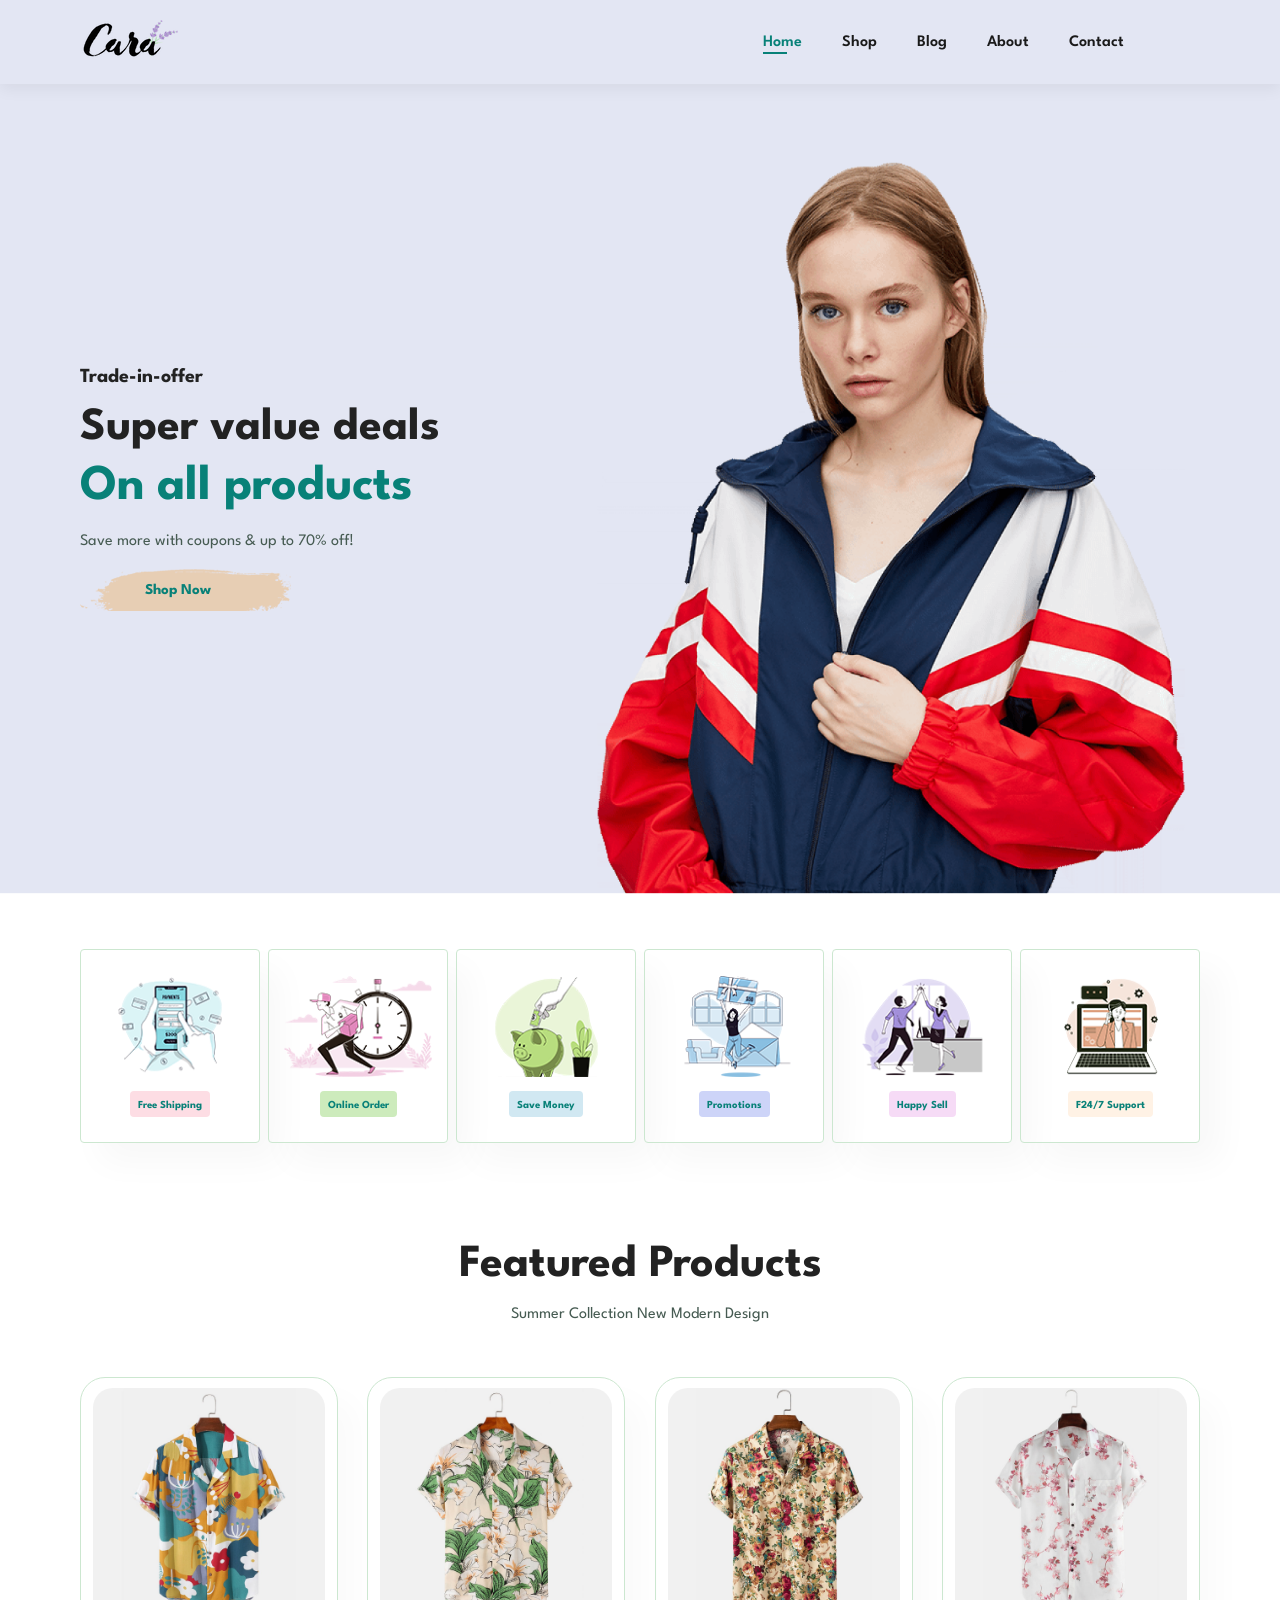
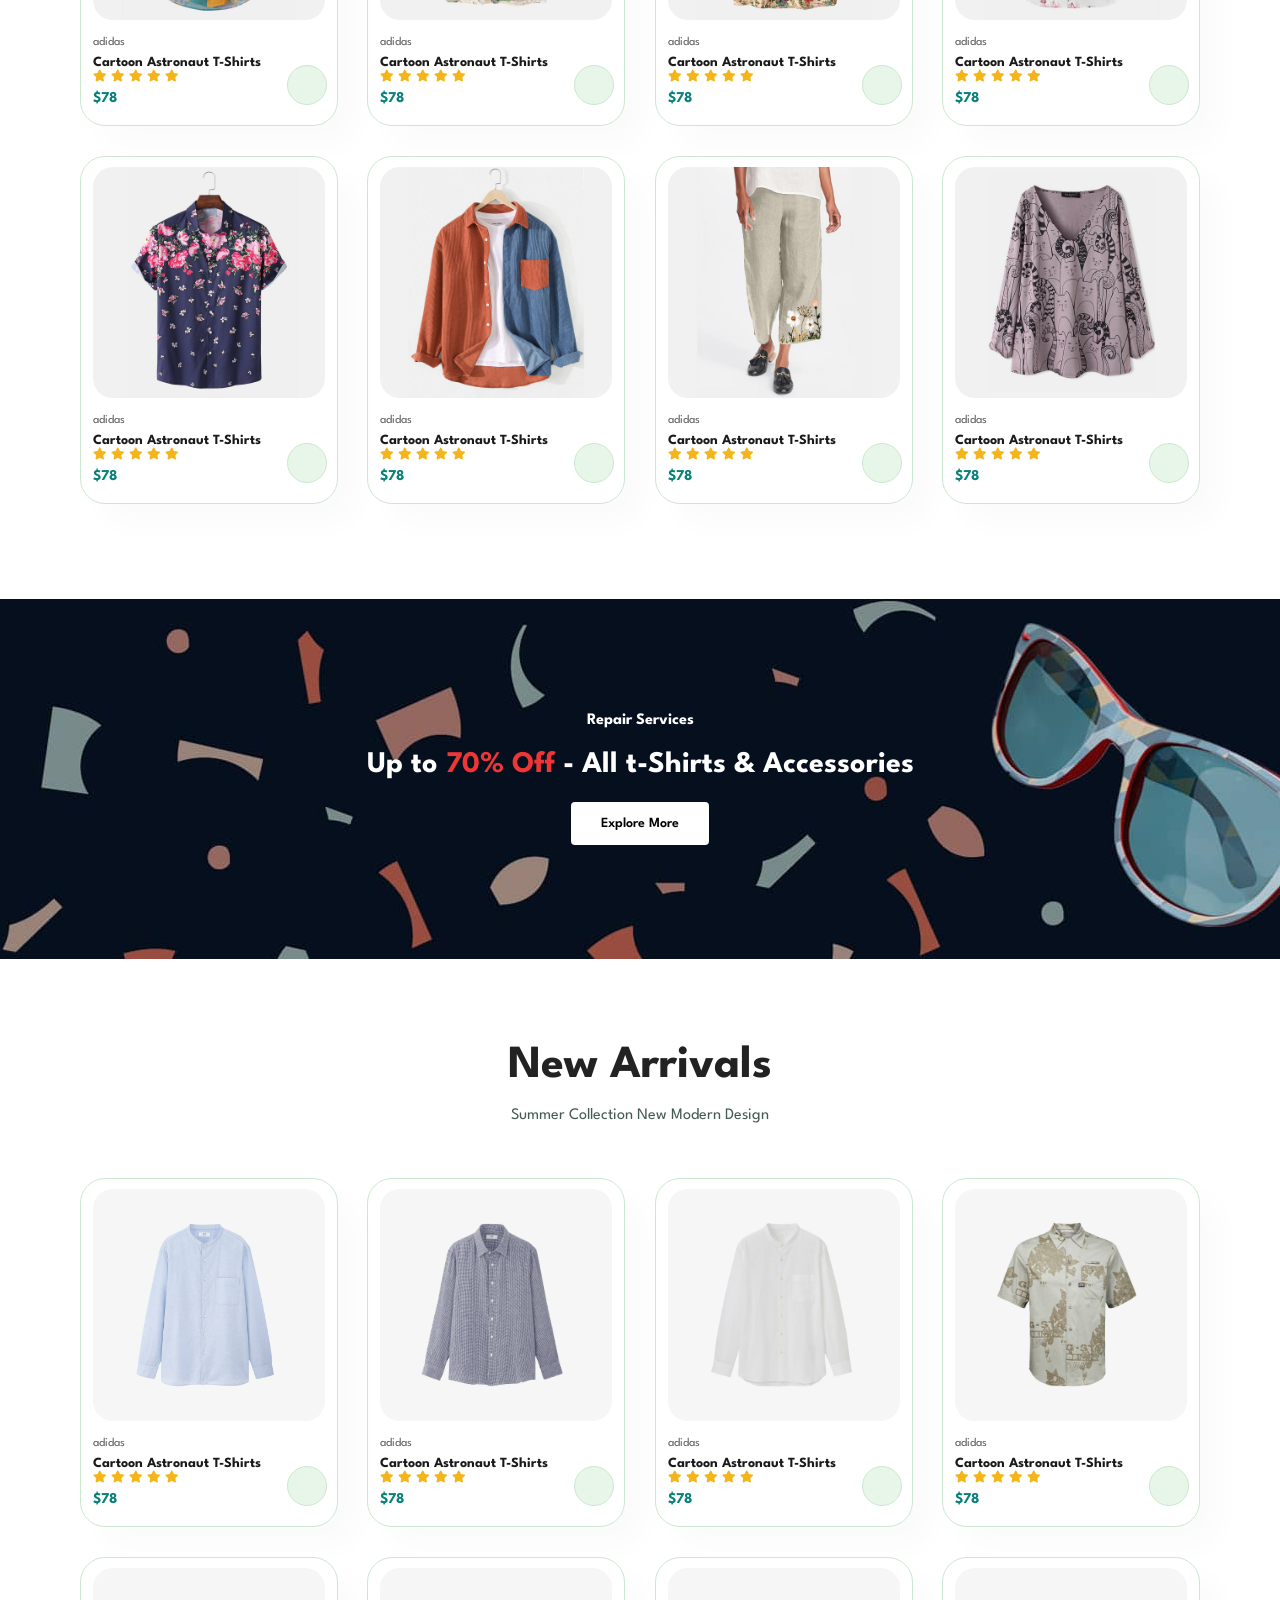
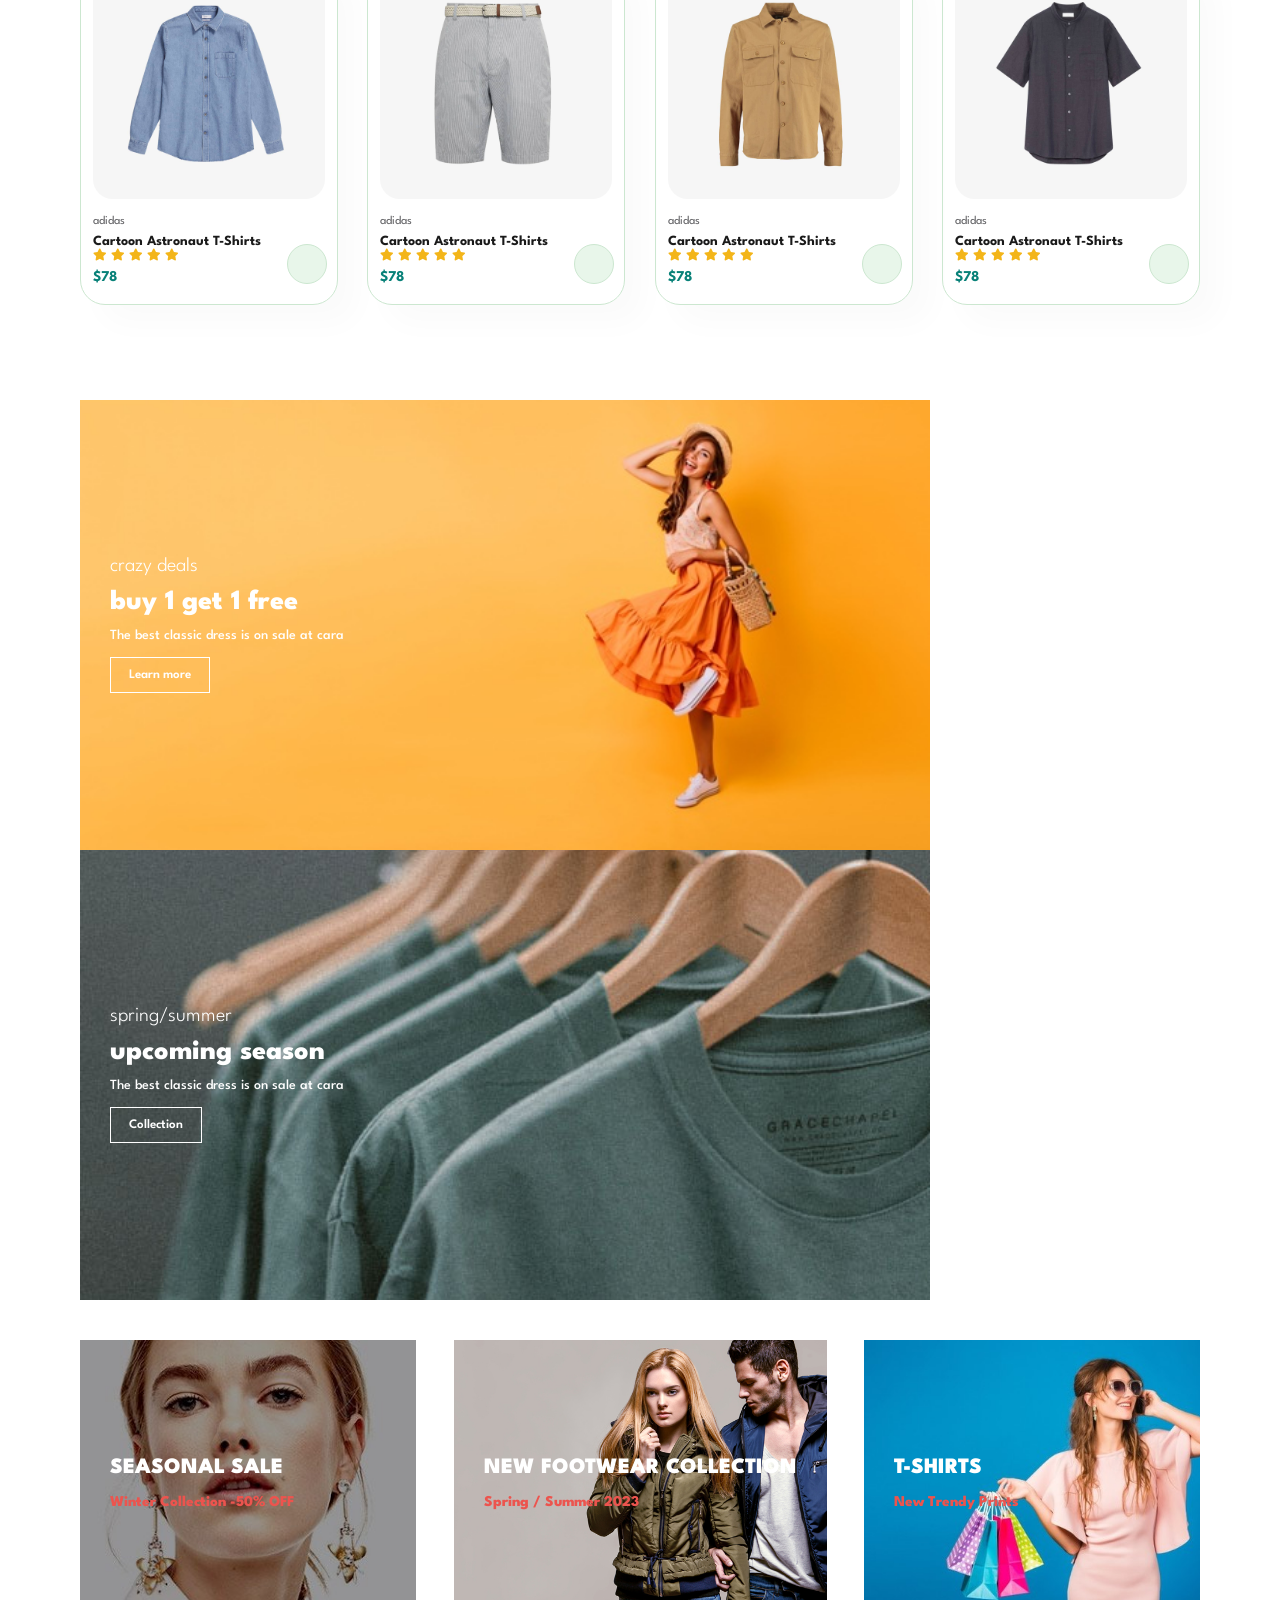
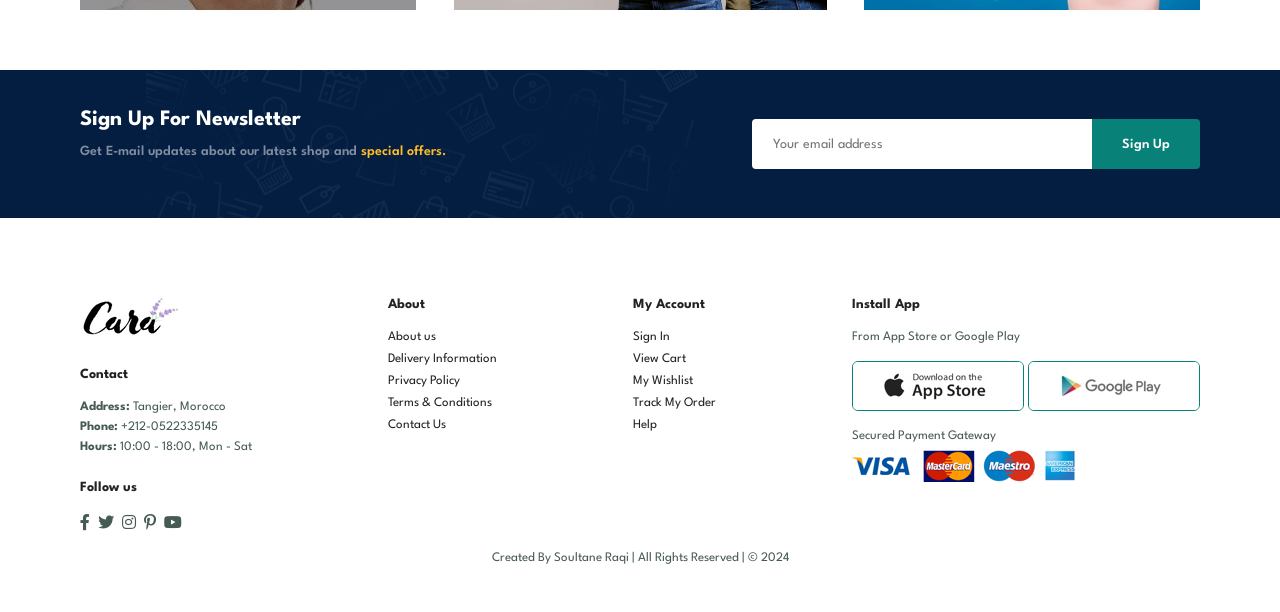
<file: index.html>
<!DOCTYPE html>
<html lang="en">
  <head>
    <meta charset="UTF-8" />
    <meta http-equiv="X-UA-Compatible" content="IE=edge" />
    <meta name="viewport" content="width=device-width, initial-scale=1.0" />
    <title> SR e-commerce website</title>

    <!-- font-awesome cdn link -->
    <link
      rel="stylesheet"
      href="https://pro.fontawesome.com/releases/v5.10.0/css/all.css"
    />

    <!-- custom css file link -->
    <link rel="stylesheet" href="style.css" />
  </head>
  <body>
    <section id="header">
      <a href="#"><img src="images/logo.png" class="logo" alt="" /></a>
      <div>
        <ul id="navbar">
          <li><a class="active" href="index.html">Home</a></li>
          <li><a href="shop.html">Shop</a></li>
          <li><a href="blog.html">Blog</a></li>
          <li><a href="about.html">About</a></li>
          <li><a href="contact.html">Contact</a></li>
          <li id="lg-bag">
            <a href="cart.html"><i class="far fa-shopping-bag"></i></a>
          </li>
          <a href="#" id="close"><i class="far fa-times"></i></a>
        </ul>
      </div>
      <div id="mobile">
        <a href="cart.html"><i class="far fa-shopping-bag"></i></a>
        <i id="bar" class="fas fa-outdent"></i>
      </div>
    </section>

    <section id="hero">
      <h4>Trade-in-offer</h4>
      <h2>Super value deals</h2>
      <h1>On all products</h1>
      <p>Save more with coupons & up to 70% off!</p>
      <button>Shop Now</button>
    </section>

    <section id="feature" class="section-p1">
      <div class="fe-box">
        <img src="images/features/f1.png" alt="" />
        <h6>Free Shipping</h6>
      </div>
      <div class="fe-box">
        <img src="images/features/f2.png" alt="" />
        <h6>Online Order</h6>
      </div>
      <div class="fe-box">
        <img src="images/features/f3.png" alt="" />
        <h6>Save Money</h6>
      </div>
      <div class="fe-box">
        <img src="images/features/f4.png" alt="" />
        <h6>Promotions</h6>
      </div>
      <div class="fe-box">
        <img src="images/features/f5.png" alt="" />
        <h6>Happy Sell</h6>
      </div>
      <div class="fe-box">
        <img src="images/features/f6.png" alt="" />
        <h6>F24/7 Support</h6>
      </div>
    </section>

    <section id="product1" class="section-p1">
      <h2>Featured Products</h2>
      <p>Summer Collection New Modern Design</p>
      <div class="pro-container">
        <div class="pro">
          <img src="images/products/f1.jpg" alt="" />
          <div class="des">
            <span>adidas</span>
            <h5>Cartoon Astronaut T-Shirts</h5>
            <div class="star">
              <i class="fas fa-star"></i>
              <i class="fas fa-star"></i>
              <i class="fas fa-star"></i>
              <i class="fas fa-star"></i>
              <i class="fas fa-star"></i>
            </div>
            <h4>$78</h4>
          </div>
          <a href="#"><i class="fas fa-shopping-cart cart"></i></a>
        </div>
        <div class="pro">
          <img src="images/products/f2.jpg" alt="" />
          <div class="des">
            <span>adidas</span>
            <h5>Cartoon Astronaut T-Shirts</h5>
            <div class="star">
              <i class="fas fa-star"></i>
              <i class="fas fa-star"></i>
              <i class="fas fa-star"></i>
              <i class="fas fa-star"></i>
              <i class="fas fa-star"></i>
            </div>
            <h4>$78</h4>
          </div>
          <a href="#"><i class="fas fa-shopping-cart cart"></i></a>
        </div>
        <div class="pro">
          <img src="images/products/f3.jpg" alt="" />
          <div class="des">
            <span>adidas</span>
            <h5>Cartoon Astronaut T-Shirts</h5>
            <div class="star">
              <i class="fas fa-star"></i>
              <i class="fas fa-star"></i>
              <i class="fas fa-star"></i>
              <i class="fas fa-star"></i>
              <i class="fas fa-star"></i>
            </div>
            <h4>$78</h4>
          </div>
          <a href="#"><i class="fas fa-shopping-cart cart"></i></a>
        </div>
        <div class="pro">
          <img src="images/products/f4.jpg" alt="" />
          <div class="des">
            <span>adidas</span>
            <h5>Cartoon Astronaut T-Shirts</h5>
            <div class="star">
              <i class="fas fa-star"></i>
              <i class="fas fa-star"></i>
              <i class="fas fa-star"></i>
              <i class="fas fa-star"></i>
              <i class="fas fa-star"></i>
            </div>
            <h4>$78</h4>
          </div>
          <a href="#"><i class="fas fa-shopping-cart cart"></i></a>
        </div>
        <div class="pro">
          <img src="images/products/f5.jpg" alt="" />
          <div class="des">
            <span>adidas</span>
            <h5>Cartoon Astronaut T-Shirts</h5>
            <div class="star">
              <i class="fas fa-star"></i>
              <i class="fas fa-star"></i>
              <i class="fas fa-star"></i>
              <i class="fas fa-star"></i>
              <i class="fas fa-star"></i>
            </div>
            <h4>$78</h4>
          </div>
          <a href="#"><i class="fas fa-shopping-cart cart"></i></a>
        </div>
        <div class="pro">
          <img src="images/products/f6.jpg" alt="" />
          <div class="des">
            <span>adidas</span>
            <h5>Cartoon Astronaut T-Shirts</h5>
            <div class="star">
              <i class="fas fa-star"></i>
              <i class="fas fa-star"></i>
              <i class="fas fa-star"></i>
              <i class="fas fa-star"></i>
              <i class="fas fa-star"></i>
            </div>
            <h4>$78</h4>
          </div>
          <a href="#"><i class="fas fa-shopping-cart cart"></i></a>
        </div>
        <div class="pro">
          <img src="images/products/f7.jpg" alt="" />
          <div class="des">
            <span>adidas</span>
            <h5>Cartoon Astronaut T-Shirts</h5>
            <div class="star">
              <i class="fas fa-star"></i>
              <i class="fas fa-star"></i>
              <i class="fas fa-star"></i>
              <i class="fas fa-star"></i>
              <i class="fas fa-star"></i>
            </div>
            <h4>$78</h4>
          </div>
          <a href="#"><i class="fas fa-shopping-cart cart"></i></a>
        </div>
        <div class="pro">
          <img src="images/products/f8.jpg" alt="" />
          <div class="des">
            <span>adidas</span>
            <h5>Cartoon Astronaut T-Shirts</h5>
            <div class="star">
              <i class="fas fa-star"></i>
              <i class="fas fa-star"></i>
              <i class="fas fa-star"></i>
              <i class="fas fa-star"></i>
              <i class="fas fa-star"></i>
            </div>
            <h4>$78</h4>
          </div>
          <a href="#"><i class="fas fa-shopping-cart cart"></i></a>
        </div>
      </div>
    </section>

    <section id="banner" class="section-m1">
      <h4>Repair Services</h4>
      <h2>Up to <span>70% Off</span> - All t-Shirts & Accessories</h2>
      <button class="normal">Explore More</button>
    </section>

    <section id="product1" class="section-p1">
      <h2>New Arrivals</h2>
      <p>Summer Collection New Modern Design</p>
      <div class="pro-container">
        <div class="pro">
          <img src="images/products/n1.jpg" alt="" />
          <div class="des">
            <span>adidas</span>
            <h5>Cartoon Astronaut T-Shirts</h5>
            <div class="star">
              <i class="fas fa-star"></i>
              <i class="fas fa-star"></i>
              <i class="fas fa-star"></i>
              <i class="fas fa-star"></i>
              <i class="fas fa-star"></i>
            </div>
            <h4>$78</h4>
          </div>
          <a href="#"><i class="fas fa-shopping-cart cart"></i></a>
        </div>
        <div class="pro">
          <img src="images/products/n2.jpg" alt="" />
          <div class="des">
            <span>adidas</span>
            <h5>Cartoon Astronaut T-Shirts</h5>
            <div class="star">
              <i class="fas fa-star"></i>
              <i class="fas fa-star"></i>
              <i class="fas fa-star"></i>
              <i class="fas fa-star"></i>
              <i class="fas fa-star"></i>
            </div>
            <h4>$78</h4>
          </div>
          <a href="#"><i class="fas fa-shopping-cart cart"></i></a>
        </div>
        <div class="pro">
          <img src="images/products/n3.jpg" alt="" />
          <div class="des">
            <span>adidas</span>
            <h5>Cartoon Astronaut T-Shirts</h5>
            <div class="star">
              <i class="fas fa-star"></i>
              <i class="fas fa-star"></i>
              <i class="fas fa-star"></i>
              <i class="fas fa-star"></i>
              <i class="fas fa-star"></i>
            </div>
            <h4>$78</h4>
          </div>
          <a href="#"><i class="fas fa-shopping-cart cart"></i></a>
        </div>
        <div class="pro">
          <img src="images/products/n4.jpg" alt="" />
          <div class="des">
            <span>adidas</span>
            <h5>Cartoon Astronaut T-Shirts</h5>
            <div class="star">
              <i class="fas fa-star"></i>
              <i class="fas fa-star"></i>
              <i class="fas fa-star"></i>
              <i class="fas fa-star"></i>
              <i class="fas fa-star"></i>
            </div>
            <h4>$78</h4>
          </div>
          <a href="#"><i class="fas fa-shopping-cart cart"></i></a>
        </div>
        <div class="pro">
          <img src="images/products/n5.jpg" alt="" />
          <div class="des">
            <span>adidas</span>
            <h5>Cartoon Astronaut T-Shirts</h5>
            <div class="star">
              <i class="fas fa-star"></i>
              <i class="fas fa-star"></i>
              <i class="fas fa-star"></i>
              <i class="fas fa-star"></i>
              <i class="fas fa-star"></i>
            </div>
            <h4>$78</h4>
          </div>
          <a href="#"><i class="fas fa-shopping-cart cart"></i></a>
        </div>
        <div class="pro">
          <img src="images/products/n6.jpg" alt="" />
          <div class="des">
            <span>adidas</span>
            <h5>Cartoon Astronaut T-Shirts</h5>
            <div class="star">
              <i class="fas fa-star"></i>
              <i class="fas fa-star"></i>
              <i class="fas fa-star"></i>
              <i class="fas fa-star"></i>
              <i class="fas fa-star"></i>
            </div>
            <h4>$78</h4>
          </div>
          <a href="#"><i class="fas fa-shopping-cart cart"></i></a>
        </div>
        <div class="pro">
          <img src="images/products/n7.jpg" alt="" />
          <div class="des">
            <span>adidas</span>
            <h5>Cartoon Astronaut T-Shirts</h5>
            <div class="star">
              <i class="fas fa-star"></i>
              <i class="fas fa-star"></i>
              <i class="fas fa-star"></i>
              <i class="fas fa-star"></i>
              <i class="fas fa-star"></i>
            </div>
            <h4>$78</h4>
          </div>
          <a href="#"><i class="fas fa-shopping-cart cart"></i></a>
        </div>
        <div class="pro">
          <img src="images/products/n8.jpg" alt="" />
          <div class="des">
            <span>adidas</span>
            <h5>Cartoon Astronaut T-Shirts</h5>
            <div class="star">
              <i class="fas fa-star"></i>
              <i class="fas fa-star"></i>
              <i class="fas fa-star"></i>
              <i class="fas fa-star"></i>
              <i class="fas fa-star"></i>
            </div>
            <h4>$78</h4>
          </div>
          <a href="#"><i class="fas fa-shopping-cart cart"></i></a>
        </div>
      </div>
    </section>

    <section id="sm-banner" class="section-p1">
      <div class="banner-box">
        <h4>crazy deals</h4>
        <h2>buy 1 get 1 free</h2>
        <span>The best classic dress is on sale at cara</span>
        <button class="white">Learn more</button>
      </div>
      <div class="banner-box">
        <h4>spring/summer</h4>
        <h2>upcoming season</h2>
        <span>The best classic dress is on sale at cara</span>
        <button class="white">Collection</button>
      </div>
    </section>

    <section id="banner3">
      <div class="banner-box">
        <h2>SEASONAL SALE</h2>
        <h3>Winter Collection -50% OFF</h3>
      </div>
      <div class="banner-box">
        <h2>NEW FOOTWEAR COLLECTION</h2>
        <h3>Spring / Summer 2023</h3>
      </div>
      <div class="banner-box">
        <h2>T-SHIRTS</h2>
        <h3>New Trendy Prints</h3>
      </div>
    </section>

    <section id="newsletter" class="section-p1 section-m1">
      <div class="newstext">
        <h4>Sign Up For Newsletter</h4>
        <p>
          Get E-mail updates about our latest shop and
          <span>special offers.</span>
        </p>
      </div>
      <div class="form">
        <input type="text" placeholder="Your email address" />
        <button class="normal">Sign Up</button>
      </div>
    </section>

    <footer class="section-p1">
      <div class="col">
        <img class="logo" src="images/logo.png" alt="" />
        <h4>Contact</h4>
        <p><strong>Address:</strong> Tangier, Morocco </p>
        <p><strong>Phone:</strong> +212-0522335145</p>
        <p><strong>Hours:</strong> 10:00 - 18:00, Mon - Sat</p>
        <div class="follow">
          <h4>Follow us</h4>
          <div class="icon">
            <i class="fab fa-facebook-f"></i>
            <i class="fab fa-twitter"></i>
            <i class="fab fa-instagram"></i>
            <i class="fab fa-pinterest-p"></i>
            <i class="fab fa-youtube"></i>
          </div>
        </div>
      </div>
      <div class="col">
        <h4>About</h4>
        <a href="#">About us</a>
        <a href="#">Delivery Information</a>
        <a href="#">Privacy Policy</a>
        <a href="#">Terms & Conditions</a>
        <a href="#">Contact Us</a>
      </div>
      <div class="col">
        <h4>My Account</h4>
        <a href="#">Sign In</a>
        <a href="#">View Cart</a>
        <a href="#">My Wishlist</a>
        <a href="#">Track My Order</a>
        <a href="#">Help</a>
      </div>
      <div class="col install">
        <h4>Install App</h4>
        <p>From App Store or Google Play</p>
        <div class="row">
          <img src="images/pay/app.jpg" alt="" />
          <img src="images/pay/play.jpg" alt="" />
        </div>
        <p>Secured Payment Gateway</p>
        <img src="images/pay/pay.png" alt="" />
      </div>
      <div class="copyright">
        <p>Created By Soultane Raqi | All Rights Reserved | &#169; 2024</p>
      </div>
    </footer>

    <!-- javascript script file link -->
    <script src="script.js"></script>
  </body>
</html>
</file>
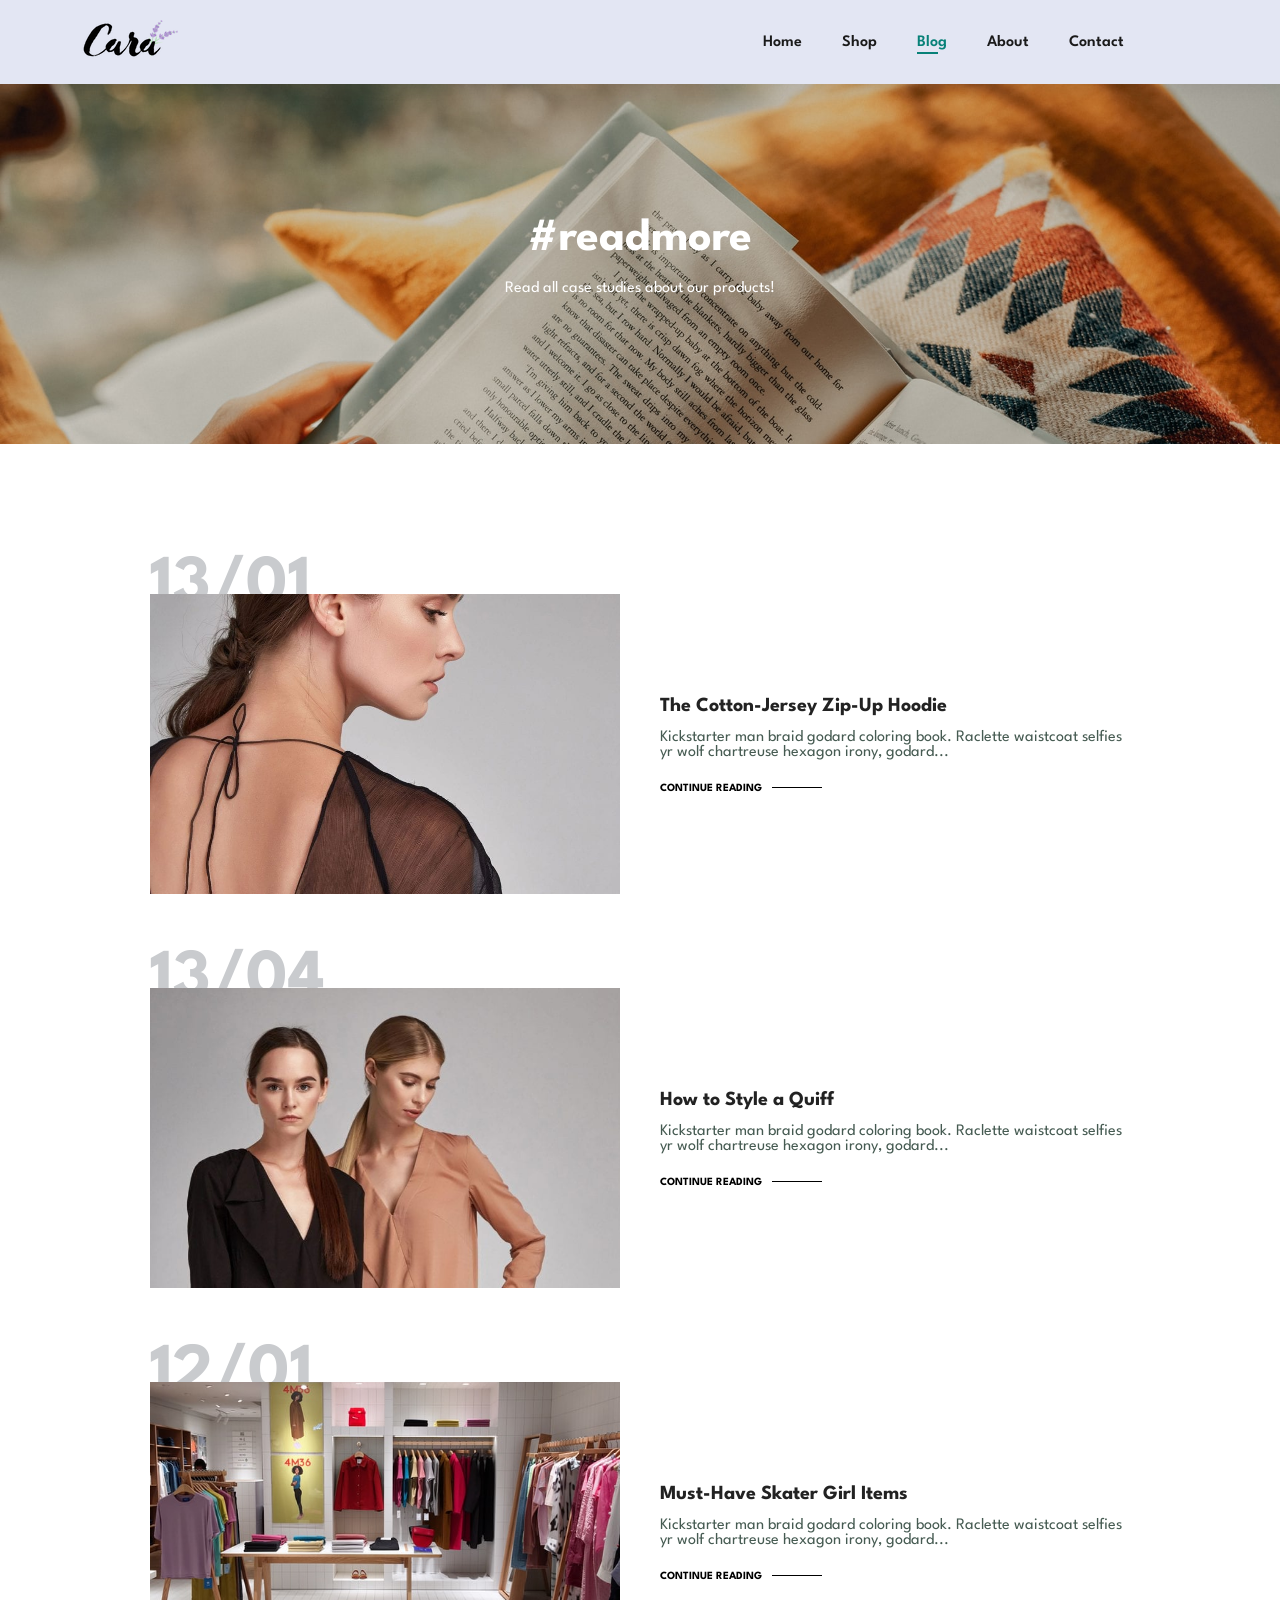
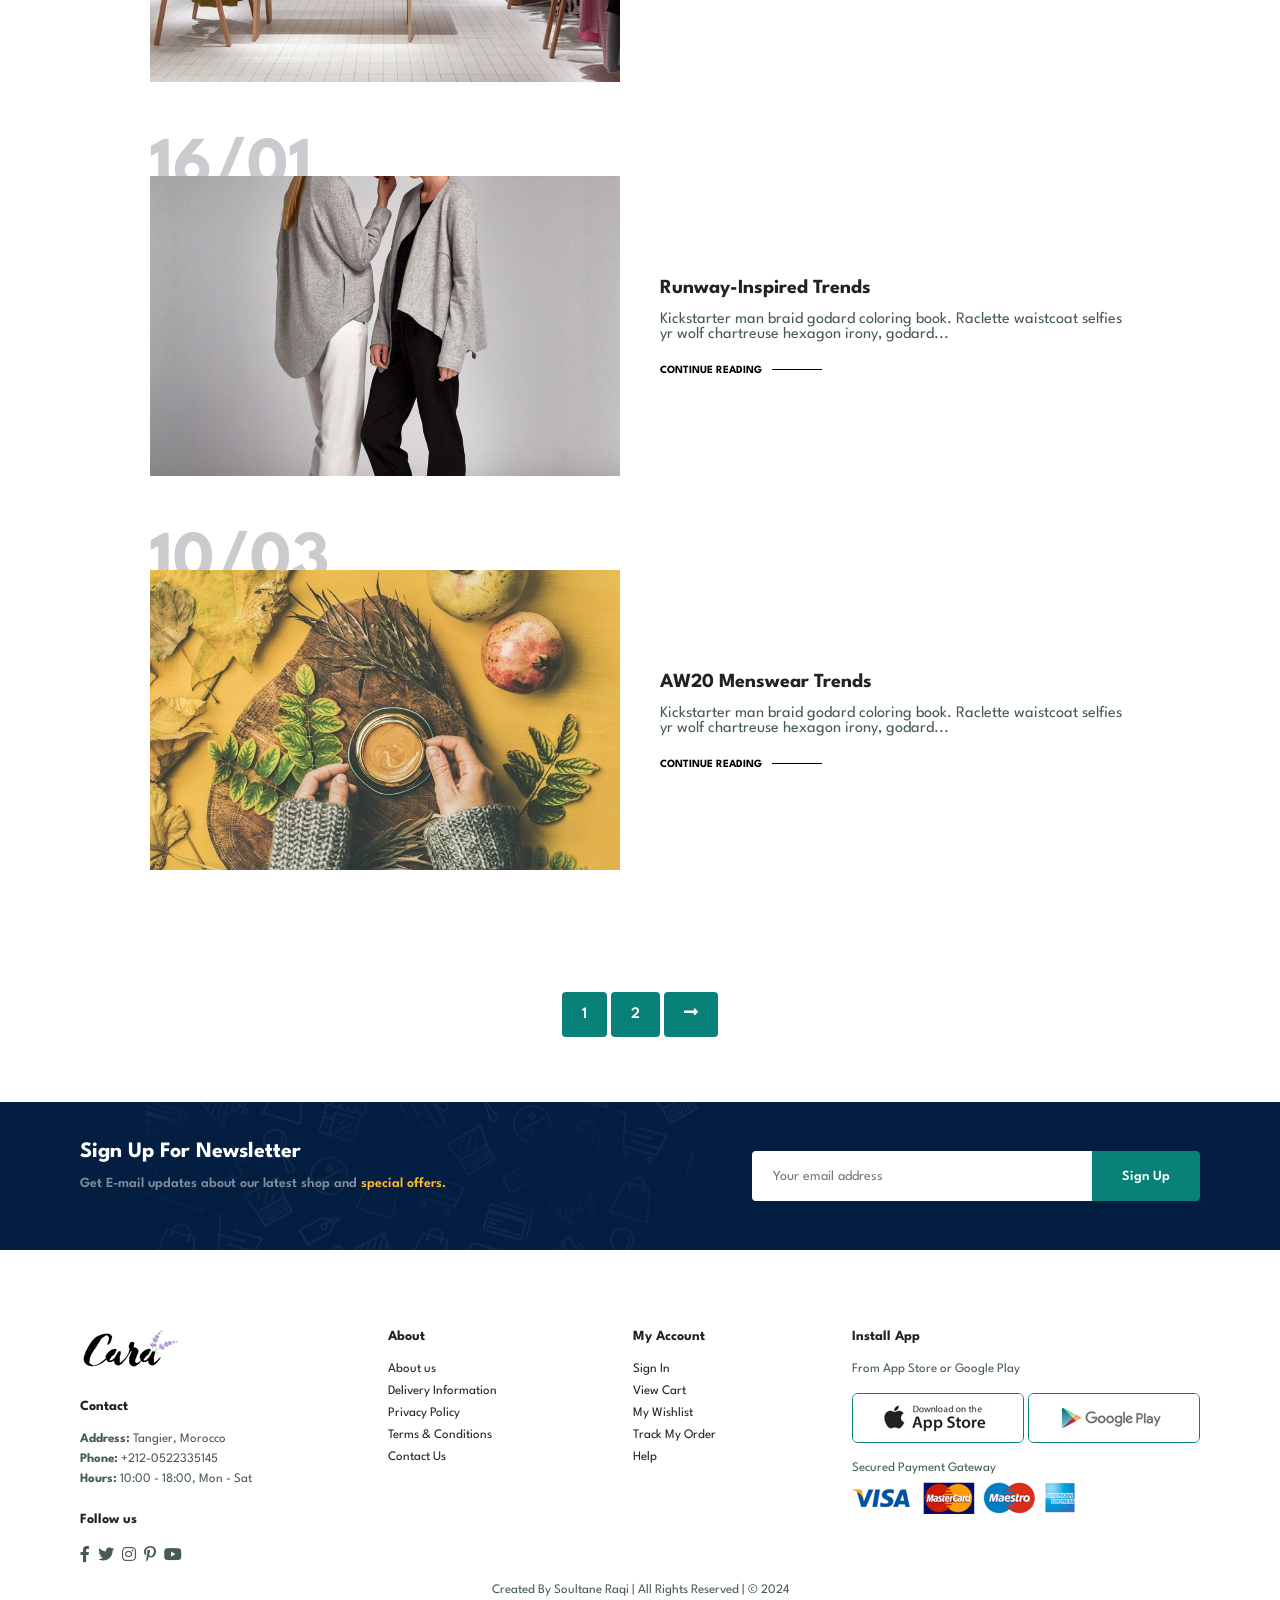
<file: blog.html>
<!DOCTYPE html>
<html lang="en">

<head>
    <meta charset="UTF-8">
    <meta http-equiv="X-UA-Compatible" content="IE=edge">
    <meta name="viewport" content="width=device-width, initial-scale=1.0">
    <title>SR e-commerce website</title>

    <!-- font-awesome cdn link -->
    <link rel="stylesheet" href="https://pro.fontawesome.com/releases/v5.10.0/css/all.css" />

    <!-- custom css file link -->
    <link rel="stylesheet" href="style.css">

</head>

<body>

    <section id="header">
        <a href="#"><img src="images/logo.png" class="logo" alt=""></a>
        <div>
            <ul id="navbar">
                <li><a href="index.html">Home</a></li>
                <li><a href="shop.html">Shop</a></li>
                <li><a class="active" href="blog.html">Blog</a></li>
                <li><a href="about.html">About</a></li>
                <li><a href="contact.html">Contact</a></li>
                <li id="lg-bag"><a href="cart.html"><i class="far fa-shopping-bag"></i></a></li>
                <a href="#" id="close"><i class="far fa-times"></i></a>
            </ul>
        </div>
        <div id="mobile">
            <a href="cart.html"><i class="far fa-shopping-bag"></i></a>
            <i id="bar" class="fas fa-outdent"></i>
        </div>
    </section>

    <section id="page-header" class="blog-header">
        <h2>#readmore</h2>
        <p>Read all case studies about our products!</p>
    </section>

    <section id="blog">
        <div class="blog-box">
            <div class="blog-img">
                <img src="images/blog/b1.jpg" alt="">
            </div>
            <div class="blog-details">
                <h4>The Cotton-Jersey Zip-Up Hoodie</h4>
                <p>Kickstarter man braid godard coloring book. Raclette waistcoat selfies
                    yr wolf chartreuse hexagon irony, godard...
                </p>
                <a href="#">CONTINUE READING</a>
            </div>
            <h1>13/01</h1>
        </div>
        <div class="blog-box">
            <div class="blog-img">
                <img src="images/blog/b2.jpg" alt="">
            </div>
            <div class="blog-details">
                <h4>How to Style a Quiff</h4>
                <p>Kickstarter man braid godard coloring book. Raclette waistcoat selfies
                    yr wolf chartreuse hexagon irony, godard...
                </p>
                <a href="#">CONTINUE READING</a>
            </div>
            <h1>13/04</h1>
        </div>
        <div class="blog-box">
            <div class="blog-img">
                <img src="images/blog/b3.jpg" alt="">
            </div>
            <div class="blog-details">
                <h4>Must-Have Skater Girl Items</h4>
                <p>Kickstarter man braid godard coloring book. Raclette waistcoat selfies
                    yr wolf chartreuse hexagon irony, godard...
                </p>
                <a href="#">CONTINUE READING</a>
            </div>
            <h1>12/01</h1>
        </div>
        <div class="blog-box">
            <div class="blog-img">
                <img src="images/blog/b4.jpg" alt="">
            </div>
            <div class="blog-details">
                <h4>Runway-Inspired Trends</h4>
                <p>Kickstarter man braid godard coloring book. Raclette waistcoat selfies
                    yr wolf chartreuse hexagon irony, godard...
                </p>
                <a href="#">CONTINUE READING</a>
            </div>
            <h1>16/01</h1>
        </div>
        <div class="blog-box">
            <div class="blog-img">
                <img src="images/blog/b6.jpg" alt="">
            </div>
            <div class="blog-details">
                <h4>AW20 Menswear Trends</h4>
                <p>Kickstarter man braid godard coloring book. Raclette waistcoat selfies
                    yr wolf chartreuse hexagon irony, godard...
                </p>
                <a href="#">CONTINUE READING</a>
            </div>
            <h1>10/03</h1>
        </div>
    </section>

    <section id="pagination" class="section-p1">
        <a href="#">1</a>
        <a href="#">2</a>
        <a href="#"><i class="fas fa-long-arrow-alt-right"></i></a>
    </section>

    <section id="newsletter" class="section-p1 section-m1">
        <div class="newstext">
            <h4>Sign Up For Newsletter</h4>
            <p>Get E-mail updates about our latest shop and <span>special offers.</span></p>
        </div>
        <div class="form">
            <input type="text" placeholder="Your email address">
            <button class="normal">Sign Up</button>
        </div>
    </section>

    <footer class="section-p1">
        <div class="col">
            <img class="logo" src="images/logo.png" alt="">
            <h4>Contact</h4>
            <p><strong>Address:</strong> Tangier, Morocco </p>
            <p><strong>Phone:</strong> +212-0522335145 </p>
            <p><strong>Hours:</strong> 10:00 - 18:00, Mon - Sat</p>
            <div class="follow">
                <h4>Follow us</h4>
                <div class="icon">
                    <i class="fab fa-facebook-f"></i>
                    <i class="fab fa-twitter"></i>
                    <i class="fab fa-instagram"></i>
                    <i class="fab fa-pinterest-p"></i>
                    <i class="fab fa-youtube"></i>
                </div>
            </div>
        </div>
        <div class="col">
            <h4>About</h4>
            <a href="#">About us</a>
            <a href="#">Delivery Information</a>
            <a href="#">Privacy Policy</a>
            <a href="#">Terms & Conditions</a>
            <a href="#">Contact Us</a>
        </div>
        <div class="col">
            <h4>My Account</h4>
            <a href="#">Sign In</a>
            <a href="#">View Cart</a>
            <a href="#">My Wishlist</a>
            <a href="#">Track My Order</a>
            <a href="#">Help</a>
        </div>
        <div class="col install">
            <h4>Install App</h4>
            <p>From App Store or Google Play</p>
            <div class="row">
                <img src="images/pay/app.jpg" alt="">
                <img src="images/pay/play.jpg" alt="">
            </div>
            <p>Secured Payment Gateway</p>
            <img src="images/pay/pay.png" alt="">
        </div>
        <div class="copyright">
            <p>Created By Soultane Raqi | All Rights Reserved | &#169; 2024</p>
        </div>
    </footer>

    <!-- javascript script file link -->
    <script src="script.js"></script>
</body>

</html>
</file>
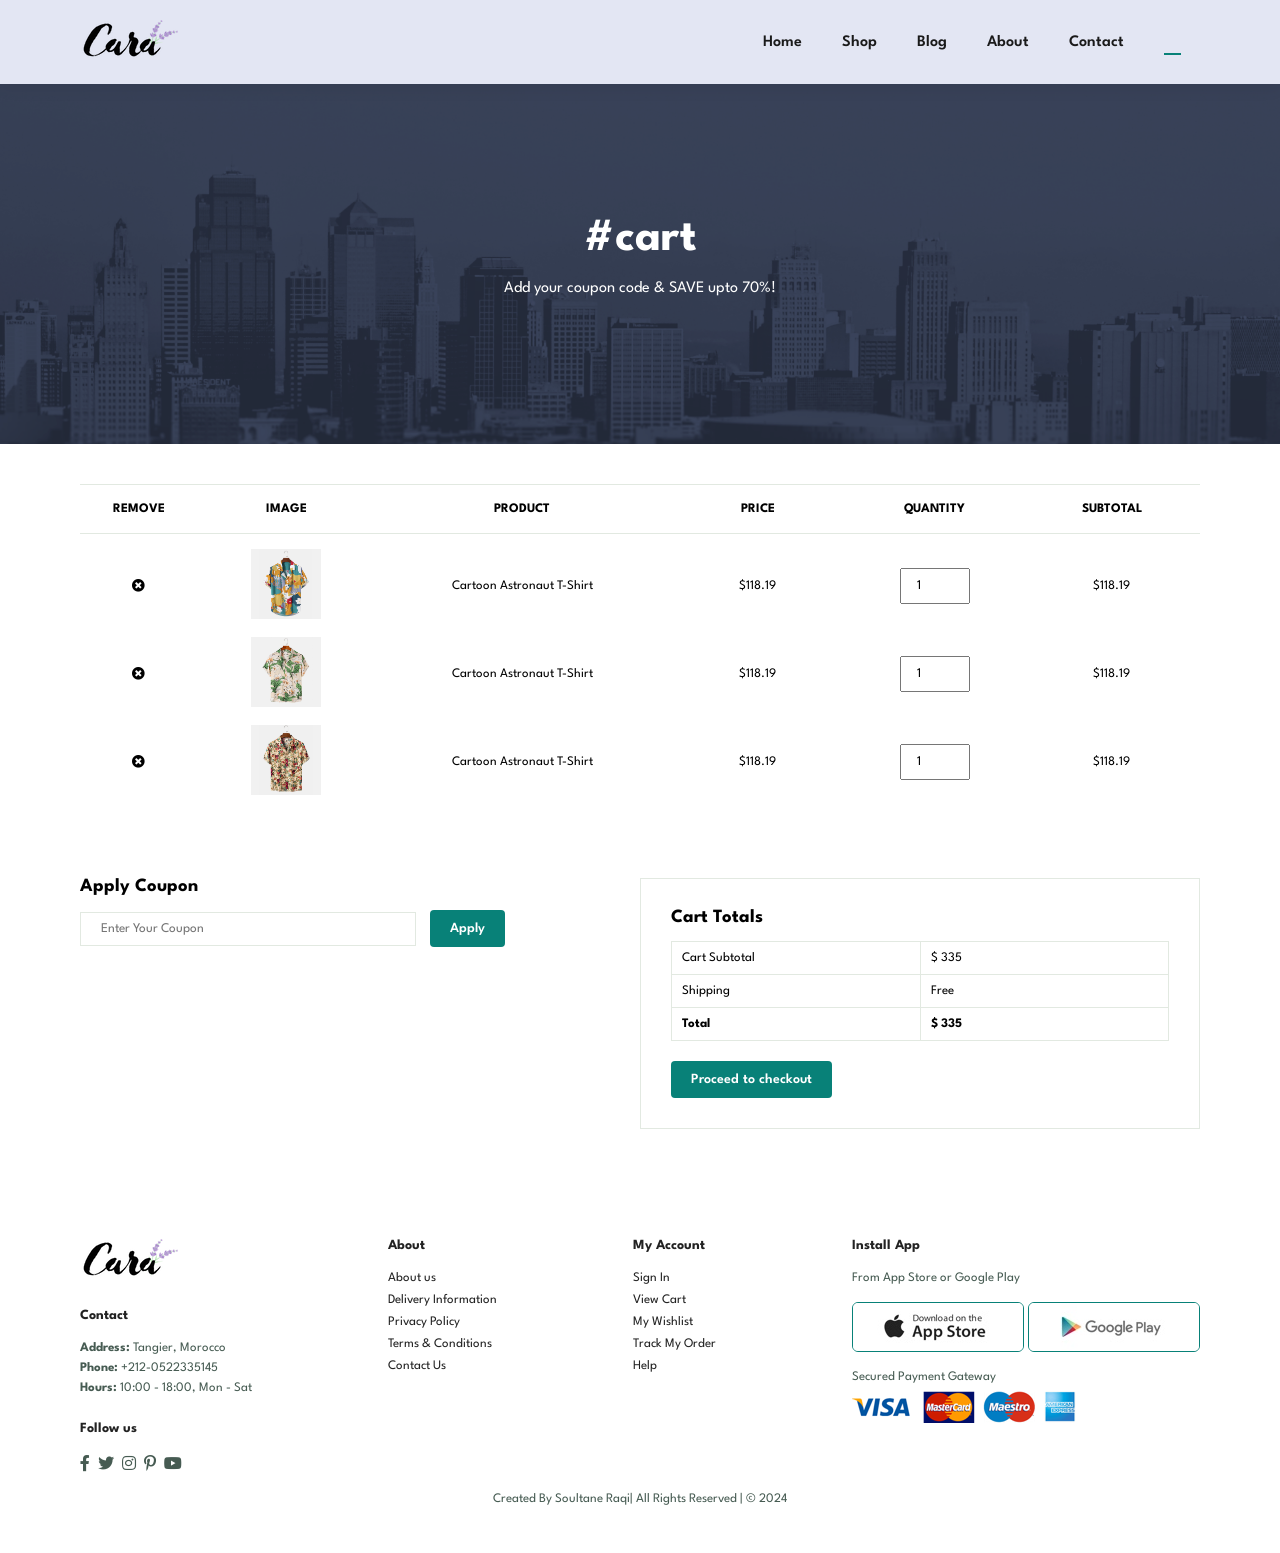
<file: cart.html>
<!DOCTYPE html>
<html lang="en">

<head>
    <meta charset="UTF-8">
    <meta http-equiv="X-UA-Compatible" content="IE=edge">
    <meta name="viewport" content="width=device-width, initial-scale=1.0">
    <title>SR e-commerce website</title>

    <!-- font-awesome cdn link -->
    <link rel="stylesheet" href="https://pro.fontawesome.com/releases/v5.10.0/css/all.css" />

    <!-- custom css file link -->
    <link rel="stylesheet" href="style.css">

</head>

<body>

    <section id="header">
        <a href="#"><img src="images/logo.png" class="logo" alt=""></a>
        <div>
            <ul id="navbar">
                <li><a href="index.html">Home</a></li>
                <li><a href="shop.html">Shop</a></li>
                <li><a href="blog.html">Blog</a></li>
                <li><a href="about.html">About</a></li>
                <li><a href="contact.html">Contact</a></li>
                <li id="lg-bag"><a class="active" href="cart.html"><i class="far fa-shopping-bag"></i></a></li>
                <a href="#" id="close"><i class="far fa-times"></i></a>
            </ul>
        </div>
        <div id="mobile">
            <a href="cart.html"><i class="far fa-shopping-bag"></i></a>
            <i id="bar" class="fas fa-outdent"></i>
        </div>
    </section>

    <section id="page-header" class="about-header">
        <h2>#cart</h2>
        <p>Add your coupon code & SAVE upto 70%!</p>
    </section>

    <section id="cart" class="section-p1">
        <table width="100%">
            <thead>
                <tr>
                    <td>Remove</td>
                    <td>Image</td>
                    <td>Product</td>
                    <td>Price</td>
                    <td>Quantity</td>
                    <td>Subtotal</td>
                </tr>
            </thead>
            <tbody>
                <tr>
                    <td><a href="#"><i class="fas fa-times-circle" style="color:black"></i></a></td>
                    <td><img src="images/products/f1.jpg" alt=""></td>
                    <td>Cartoon Astronaut T-Shirt</td>
                    <td>$118.19</td>
                    <td><input type="number" value="1"></td>
                    <td>$118.19</td>
                </tr>
                <tr>
                    <td><a href="#"><i class="fas fa-times-circle" style="color:black"></i></a></td>
                    <td><img src="images/products/f2.jpg" alt=""></td>
                    <td>Cartoon Astronaut T-Shirt</td>
                    <td>$118.19</td>
                    <td><input type="number" value="1"></td>
                    <td>$118.19</td>
                </tr>
                <tr>
                    <td><a href="#"><i class="fas fa-times-circle" style="color:black"></i></a></td>
                    <td><img src="images/products/f3.jpg" alt=""></td>
                    <td>Cartoon Astronaut T-Shirt</td>
                    <td>$118.19</td>
                    <td><input type="number" value="1"></td>
                    <td>$118.19</td>
                </tr>
            </tbody>
        </table>
    </section>

    <section id="cart-add" class="section-p1">
        <div class="coupon">
            <h3>Apply Coupon</h3>
            <div>
                <input type="text" placeholder="Enter Your Coupon">
                <button class="normal">Apply</button>
            </div>
        </div>
        <div class="subtotal">
            <h3>Cart Totals</h3>
            <table>
                <tr>
                    <td>Cart Subtotal</td>
                    <td>$ 335</td>
                </tr>
                <tr>
                    <td>Shipping</td>
                    <td>Free</td>
                </tr>
                <tr>
                    <td><strong>Total</strong></td>
                    <td><strong>$ 335</strong></td>
                </tr>
            </table>
            <button class="normal">Proceed to checkout</button>
        </div>
    </section>

    <footer class="section-p1">
        <div class="col">
            <img class="logo" src="images/logo.png" alt="">
            <h4>Contact</h4>
            <p><strong>Address:</strong> Tangier, Morocco </p>
            <p><strong>Phone:</strong> +212-0522335145</p>
            <p><strong>Hours:</strong> 10:00 - 18:00, Mon - Sat</p>
            <div class="follow">
                <h4>Follow us</h4>
                <div class="icon">
                    <i class="fab fa-facebook-f"></i>
                    <i class="fab fa-twitter"></i>
                    <i class="fab fa-instagram"></i>
                    <i class="fab fa-pinterest-p"></i>
                    <i class="fab fa-youtube"></i>
                </div>
            </div>
        </div>
        <div class="col">
            <h4>About</h4>
            <a href="#">About us</a>
            <a href="#">Delivery Information</a>
            <a href="#">Privacy Policy</a>
            <a href="#">Terms & Conditions</a>
            <a href="#">Contact Us</a>
        </div>
        <div class="col">
            <h4>My Account</h4>
            <a href="#">Sign In</a>
            <a href="#">View Cart</a>
            <a href="#">My Wishlist</a>
            <a href="#">Track My Order</a>
            <a href="#">Help</a>
        </div>
        <div class="col install">
            <h4>Install App</h4>
            <p>From App Store or Google Play</p>
            <div class="row">
                <img src="images/pay/app.jpg" alt="">
                <img src="images/pay/play.jpg" alt="">
            </div>
            <p>Secured Payment Gateway</p>
            <img src="images/pay/pay.png" alt="">
        </div>
        <div class="copyright">
            <p>Created By Soultane Raqi| All Rights Reserved | &#169; 2024</p>
        </div>
    </footer>

    <!-- javascript script file link -->
    <script src="script.js"></script>
</body>

</html>
</file>
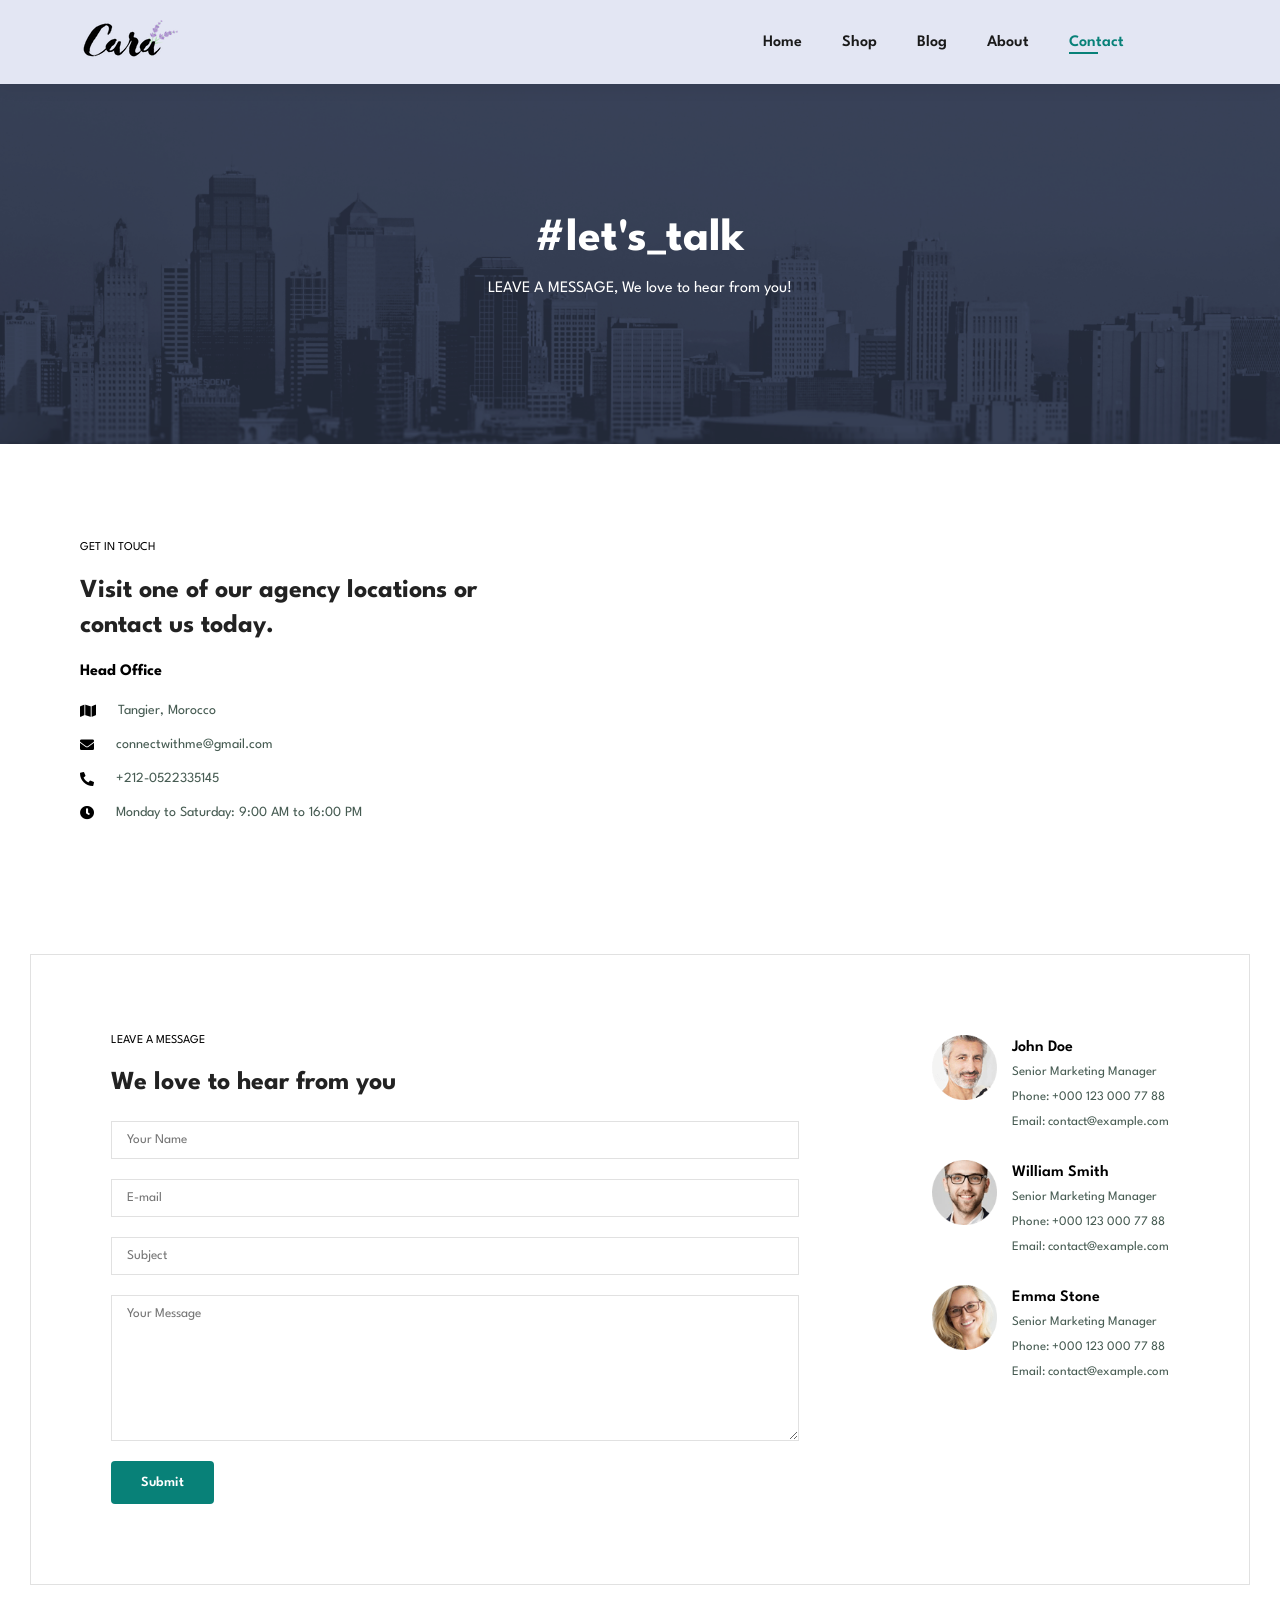
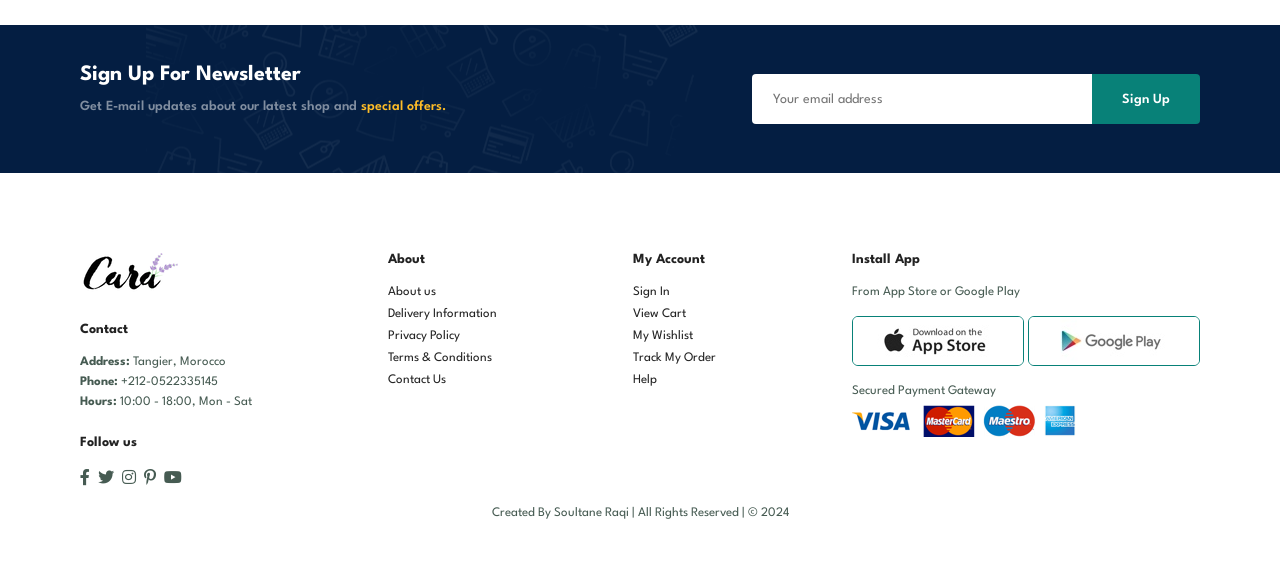
<file: contact.html>
<!DOCTYPE html>
<html lang="en">

<head>
    <meta charset="UTF-8">
    <meta http-equiv="X-UA-Compatible" content="IE=edge">
    <meta name="viewport" content="width=device-width, initial-scale=1.0">
    <title> SR e-commerce website</title>

    <!-- font-awesome cdn link -->
    <link rel="stylesheet" href="https://pro.fontawesome.com/releases/v5.10.0/css/all.css" />

    <!-- custom css file link -->
    <link rel="stylesheet" href="style.css">

</head>

<body>

    <section id="header">
        <a href="#"><img src="images/logo.png" class="logo" alt=""></a>
        <div>
            <ul id="navbar">
                <li><a href="index.html">Home</a></li>
                <li><a href="shop.html">Shop</a></li>
                <li><a href="blog.html">Blog</a></li>
                <li><a href="about.html">About</a></li>
                <li><a class="active" href="contact.html">Contact</a></li>
                <li id="lg-bag"><a href="cart.html"><i class="far fa-shopping-bag"></i></a></li>
                <a href="#" id="close"><i class="far fa-times"></i></a>
            </ul>
        </div>
        <div id="mobile">
            <a href="cart.html"><i class="far fa-shopping-bag"></i></a>
            <i id="bar" class="fas fa-outdent"></i>
        </div>
    </section>

    <section id="page-header" class="about-header">
        <h2>#let's_talk</h2>
        <p>LEAVE A MESSAGE, We love to hear from you!</p>
    </section>

    <section id="contact-details" class="section-p1">
        <div class="details">
            <span>GET IN TOUCH</span>
            <h2>Visit one of our agency locations or contact us today.</h2>
            <h3>Head Office</h3>
            <div>
                <li>
                    <i class="fas fa-map"></i>
                    <p>Tangier, Morocco</p>
                </li>
                <li>
                    <i class="fas fa-envelope"></i>
                    <p>connectwithme@gmail.com</p>
                </li>
                <li>
                    <i class="fas fa-phone-alt"></i>
                    <p>+212-0522335145<p>
                </li>
                <li>
                    <i class="fas fa-clock"></i>
                    <p>Monday to Saturday: 9:00 AM to 16:00 PM</p>
                </li>
            </div>
        </div>
        <div class="map">
            <iframe
                src="https://www.google.com/maps/embed?pb=!1m18!1m12!1m3!1d217759.48983392344!2d74.1943055256652!3d31.483156882376644!2m3!1f0!2f0!3f0!3m2!1i1024!2i768!4f13.1!3m3!1m2!1s0x39190483e58107d9%3A0xc23abe6ccc7e2462!2sLahore%2C%20Punjab%2C%20Pakistan!5e0!3m2!1sen!2s!4v1676498542792!5m2!1sen!2s"
                width="600" height="450" style="border:0;" allowfullscreen="" loading="lazy"
                referrerpolicy="no-referrer-when-downgrade"></iframe>
        </div>
    </section>

    <section id="form-details">
        <form action="">
            <span>LEAVE A MESSAGE</span>
            <h2>We love to hear from you</h2>
            <input type="text" placeholder="Your Name">
            <input type="text" placeholder="E-mail">
            <input type="text" placeholder="Subject">
            <textarea name="" id="" cols="30" rows="10" placeholder="Your Message"></textarea>
            <button class="normal">Submit</button>
        </form>
        <div class="people">
            <div>
                <img src="images/people/1.png" alt="">
                <p><span>John Doe</span> Senior Marketing Manager<br>Phone: +000 123 000 77 88<br>Email: contact@example.com</p>
            </div>
            <div>
                <img src="images/people/2.png" alt="">
                <p><span>William Smith</span> Senior Marketing Manager<br>Phone: +000 123 000 77 88<br>Email: contact@example.com</p>
            </div>
            <div>
                <img src="images/people/3.png" alt="">
                <p><span>Emma Stone</span> Senior Marketing Manager<br>Phone: +000 123 000 77 88<br>Email: contact@example.com</p>
            </div>
        </div>
    </section>

    <section id="newsletter" class="section-p1 section-m1">
        <div class="newstext">
            <h4>Sign Up For Newsletter</h4>
            <p>Get E-mail updates about our latest shop and <span>special offers.</span></p>
        </div>
        <div class="form">
            <input type="text" placeholder="Your email address">
            <button class="normal">Sign Up</button>
        </div>
    </section>

    <footer class="section-p1">
        <div class="col">
            <img class="logo" src="images/logo.png" alt="">
            <h4>Contact</h4>
            <p><strong>Address:</strong> Tangier, Morocco </p>
            <p><strong>Phone:</strong> +212-0522335145</p>
            <p><strong>Hours:</strong> 10:00 - 18:00, Mon - Sat</p>
            <div class="follow">
                <h4>Follow us</h4>
                <div class="icon">
                    <i class="fab fa-facebook-f"></i>
                    <i class="fab fa-twitter"></i>
                    <i class="fab fa-instagram"></i>
                    <i class="fab fa-pinterest-p"></i>
                    <i class="fab fa-youtube"></i>
                </div>
            </div>
        </div>
        <div class="col">
            <h4>About</h4>
            <a href="#">About us</a>
            <a href="#">Delivery Information</a>
            <a href="#">Privacy Policy</a>
            <a href="#">Terms & Conditions</a>
            <a href="#">Contact Us</a>
        </div>
        <div class="col">
            <h4>My Account</h4>
            <a href="#">Sign In</a>
            <a href="#">View Cart</a>
            <a href="#">My Wishlist</a>
            <a href="#">Track My Order</a>
            <a href="#">Help</a>
        </div>
        <div class="col install">
            <h4>Install App</h4>
            <p>From App Store or Google Play</p>
            <div class="row">
                <img src="images/pay/app.jpg" alt="">
                <img src="images/pay/play.jpg" alt="">
            </div>
            <p>Secured Payment Gateway</p>
            <img src="images/pay/pay.png" alt="">
        </div>
        <div class="copyright">
            <p>Created By Soultane Raqi | All Rights Reserved | &#169; 2024</p>
        </div>
    </footer>

    <!-- javascript script file link -->
    <script src="script.js"></script>
</body>

</html>
</file>
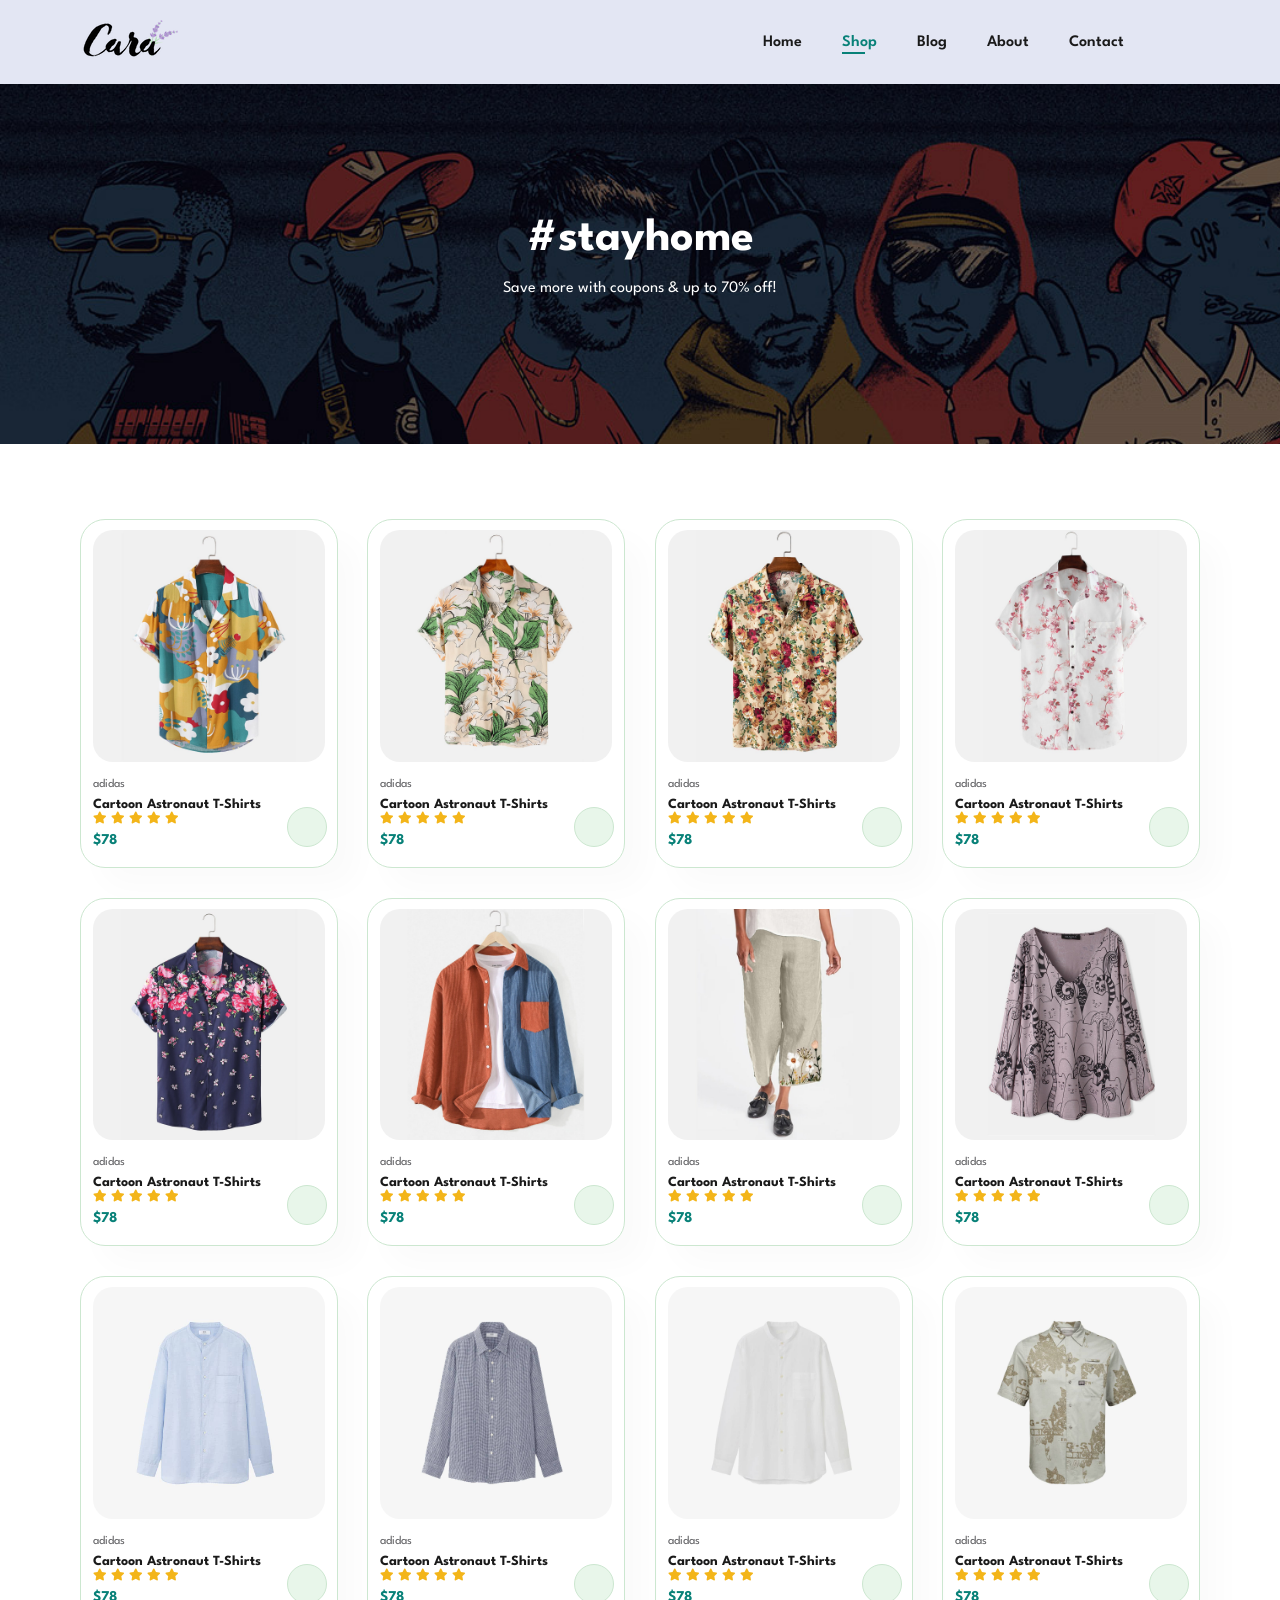
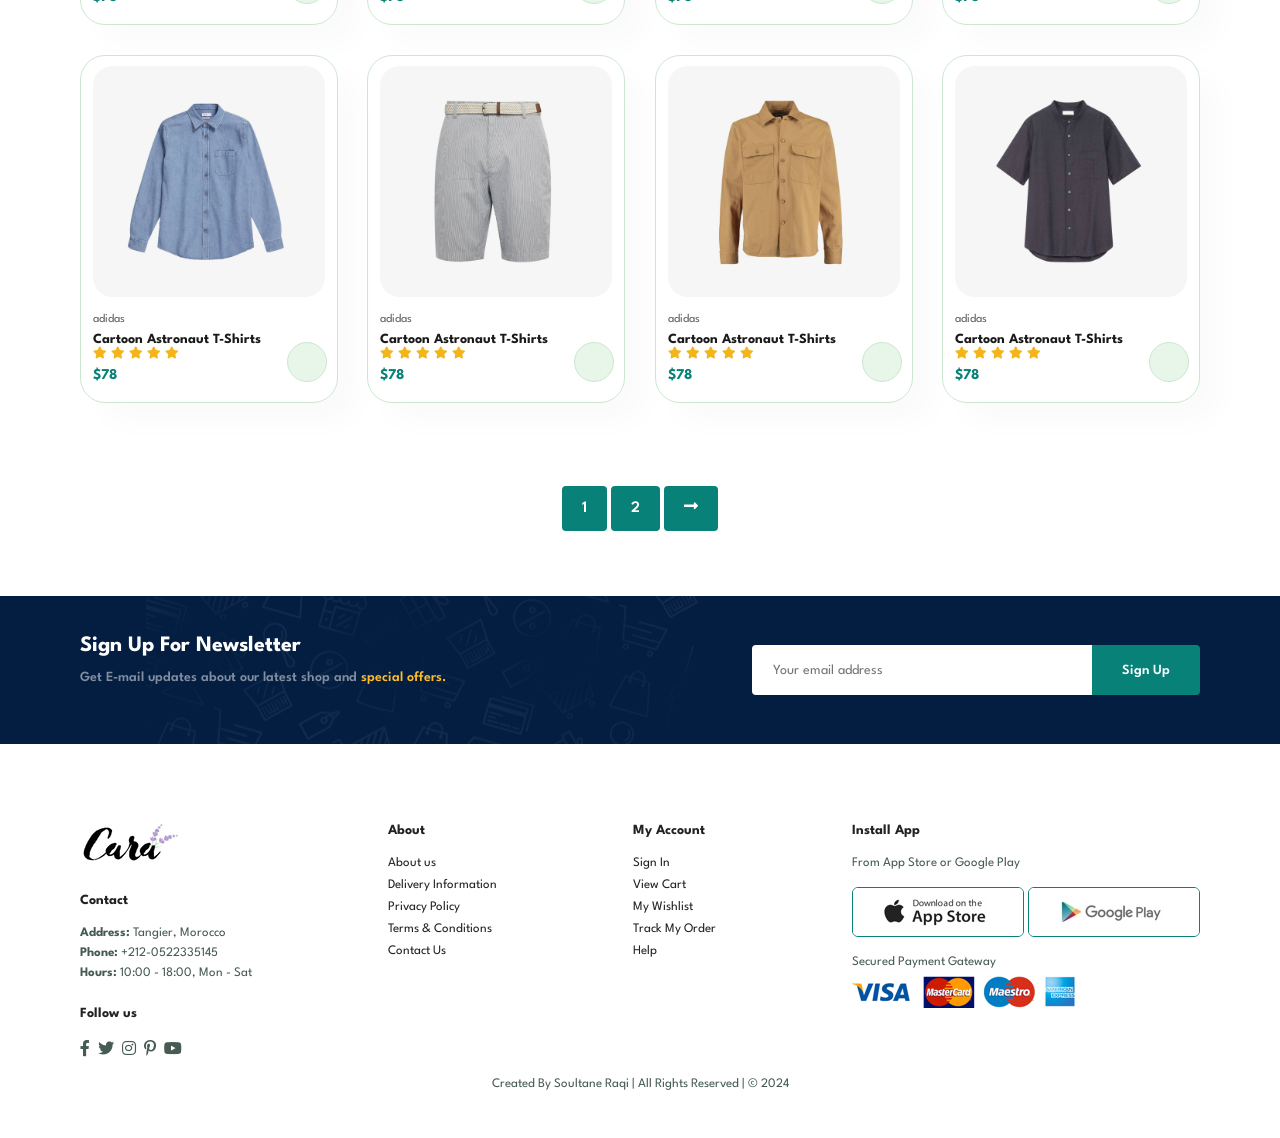
<file: shop.html>
<!DOCTYPE html>
<html lang="en">

<head>
    <meta charset="UTF-8">
    <meta http-equiv="X-UA-Compatible" content="IE=edge">
    <meta name="viewport" content="width=device-width, initial-scale=1.0">
    <title> SR e-commerce website</title>

    <!-- font-awesome cdn link -->
    <link rel="stylesheet" href="https://pro.fontawesome.com/releases/v5.10.0/css/all.css" />

    <!-- custom css file link -->
    <link rel="stylesheet" href="style.css">

</head>

<body>

    <section id="header">
        <a href="#"><img src="images/logo.png" class="logo" alt=""></a>
        <div>
            <ul id="navbar">
                <li><a href="index.html">Home</a></li>
                <li><a class="active" href="shop.html">Shop</a></li>
                <li><a href="blog.html">Blog</a></li>
                <li><a href="about.html">About</a></li>
                <li><a href="contact.html">Contact</a></li>
                <li id="lg-bag"><a href="cart.html"><i class="far fa-shopping-bag"></i></a></li>
                <a href="#" id="close"><i class="far fa-times"></i></a>
            </ul>
        </div>
        <div id="mobile">
            <a href="cart.html"><i class="far fa-shopping-bag"></i></a>
            <i id="bar" class="fas fa-outdent"></i>
        </div>
    </section>

    <section id="page-header">
        <h2>#stayhome</h2>
        <p>Save more with coupons & up to 70% off!</p>
    </section>

    <section id="product1" class="section-p1">
        <div class="pro-container">
            <div class="pro" onclick="window.location.href='singleProduct.html';">
                <img src="images/products/f1.jpg" alt="">
                <div class="des">
                    <span>adidas</span>
                    <h5>Cartoon Astronaut T-Shirts</h5>
                    <div class="star">
                        <i class="fas fa-star"></i>
                        <i class="fas fa-star"></i>
                        <i class="fas fa-star"></i>
                        <i class="fas fa-star"></i>
                        <i class="fas fa-star"></i>
                    </div>
                    <h4>$78</h4>
                </div>
                <a href="#"><i class="fas fa-shopping-cart cart"></i></a>
            </div>
            <div class="pro">
                <img src="images/products/f2.jpg" alt="">
                <div class="des">
                    <span>adidas</span>
                    <h5>Cartoon Astronaut T-Shirts</h5>
                    <div class="star">
                        <i class="fas fa-star"></i>
                        <i class="fas fa-star"></i>
                        <i class="fas fa-star"></i>
                        <i class="fas fa-star"></i>
                        <i class="fas fa-star"></i>
                    </div>
                    <h4>$78</h4>
                </div>
                <a href="#"><i class="fas fa-shopping-cart cart"></i></a>
            </div>
            <div class="pro">
                <img src="images/products/f3.jpg" alt="">
                <div class="des">
                    <span>adidas</span>
                    <h5>Cartoon Astronaut T-Shirts</h5>
                    <div class="star">
                        <i class="fas fa-star"></i>
                        <i class="fas fa-star"></i>
                        <i class="fas fa-star"></i>
                        <i class="fas fa-star"></i>
                        <i class="fas fa-star"></i>
                    </div>
                    <h4>$78</h4>
                </div>
                <a href="#"><i class="fas fa-shopping-cart cart"></i></a>
            </div>
            <div class="pro">
                <img src="images/products/f4.jpg" alt="">
                <div class="des">
                    <span>adidas</span>
                    <h5>Cartoon Astronaut T-Shirts</h5>
                    <div class="star">
                        <i class="fas fa-star"></i>
                        <i class="fas fa-star"></i>
                        <i class="fas fa-star"></i>
                        <i class="fas fa-star"></i>
                        <i class="fas fa-star"></i>
                    </div>
                    <h4>$78</h4>
                </div>
                <a href="#"><i class="fas fa-shopping-cart cart"></i></a>
            </div>
            <div class="pro">
                <img src="images/products/f5.jpg" alt="">
                <div class="des">
                    <span>adidas</span>
                    <h5>Cartoon Astronaut T-Shirts</h5>
                    <div class="star">
                        <i class="fas fa-star"></i>
                        <i class="fas fa-star"></i>
                        <i class="fas fa-star"></i>
                        <i class="fas fa-star"></i>
                        <i class="fas fa-star"></i>
                    </div>
                    <h4>$78</h4>
                </div>
                <a href="#"><i class="fas fa-shopping-cart cart"></i></a>
            </div>
            <div class="pro">
                <img src="images/products/f6.jpg" alt="">
                <div class="des">
                    <span>adidas</span>
                    <h5>Cartoon Astronaut T-Shirts</h5>
                    <div class="star">
                        <i class="fas fa-star"></i>
                        <i class="fas fa-star"></i>
                        <i class="fas fa-star"></i>
                        <i class="fas fa-star"></i>
                        <i class="fas fa-star"></i>
                    </div>
                    <h4>$78</h4>
                </div>
                <a href="#"><i class="fas fa-shopping-cart cart"></i></a>
            </div>
            <div class="pro">
                <img src="images/products/f7.jpg" alt="">
                <div class="des">
                    <span>adidas</span>
                    <h5>Cartoon Astronaut T-Shirts</h5>
                    <div class="star">
                        <i class="fas fa-star"></i>
                        <i class="fas fa-star"></i>
                        <i class="fas fa-star"></i>
                        <i class="fas fa-star"></i>
                        <i class="fas fa-star"></i>
                    </div>
                    <h4>$78</h4>
                </div>
                <a href="#"><i class="fas fa-shopping-cart cart"></i></a>
            </div>
            <div class="pro">
                <img src="images/products/f8.jpg" alt="">
                <div class="des">
                    <span>adidas</span>
                    <h5>Cartoon Astronaut T-Shirts</h5>
                    <div class="star">
                        <i class="fas fa-star"></i>
                        <i class="fas fa-star"></i>
                        <i class="fas fa-star"></i>
                        <i class="fas fa-star"></i>
                        <i class="fas fa-star"></i>
                    </div>
                    <h4>$78</h4>
                </div>
                <a href="#"><i class="fas fa-shopping-cart cart"></i></a>
            </div>
            <div class="pro">
                <img src="images/products/n1.jpg" alt="">
                <div class="des">
                    <span>adidas</span>
                    <h5>Cartoon Astronaut T-Shirts</h5>
                    <div class="star">
                        <i class="fas fa-star"></i>
                        <i class="fas fa-star"></i>
                        <i class="fas fa-star"></i>
                        <i class="fas fa-star"></i>
                        <i class="fas fa-star"></i>
                    </div>
                    <h4>$78</h4>
                </div>
                <a href="#"><i class="fas fa-shopping-cart cart"></i></a>
            </div>
            <div class="pro">
                <img src="images/products/n2.jpg" alt="">
                <div class="des">
                    <span>adidas</span>
                    <h5>Cartoon Astronaut T-Shirts</h5>
                    <div class="star">
                        <i class="fas fa-star"></i>
                        <i class="fas fa-star"></i>
                        <i class="fas fa-star"></i>
                        <i class="fas fa-star"></i>
                        <i class="fas fa-star"></i>
                    </div>
                    <h4>$78</h4>
                </div>
                <a href="#"><i class="fas fa-shopping-cart cart"></i></a>
            </div>
            <div class="pro">
                <img src="images/products/n3.jpg" alt="">
                <div class="des">
                    <span>adidas</span>
                    <h5>Cartoon Astronaut T-Shirts</h5>
                    <div class="star">
                        <i class="fas fa-star"></i>
                        <i class="fas fa-star"></i>
                        <i class="fas fa-star"></i>
                        <i class="fas fa-star"></i>
                        <i class="fas fa-star"></i>
                    </div>
                    <h4>$78</h4>
                </div>
                <a href="#"><i class="fas fa-shopping-cart cart"></i></a>
            </div>
            <div class="pro">
                <img src="images/products/n4.jpg" alt="">
                <div class="des">
                    <span>adidas</span>
                    <h5>Cartoon Astronaut T-Shirts</h5>
                    <div class="star">
                        <i class="fas fa-star"></i>
                        <i class="fas fa-star"></i>
                        <i class="fas fa-star"></i>
                        <i class="fas fa-star"></i>
                        <i class="fas fa-star"></i>
                    </div>
                    <h4>$78</h4>
                </div>
                <a href="#"><i class="fas fa-shopping-cart cart"></i></a>
            </div>
            <div class="pro">
                <img src="images/products/n5.jpg" alt="">
                <div class="des">
                    <span>adidas</span>
                    <h5>Cartoon Astronaut T-Shirts</h5>
                    <div class="star">
                        <i class="fas fa-star"></i>
                        <i class="fas fa-star"></i>
                        <i class="fas fa-star"></i>
                        <i class="fas fa-star"></i>
                        <i class="fas fa-star"></i>
                    </div>
                    <h4>$78</h4>
                </div>
                <a href="#"><i class="fas fa-shopping-cart cart"></i></a>
            </div>
            <div class="pro">
                <img src="images/products/n6.jpg" alt="">
                <div class="des">
                    <span>adidas</span>
                    <h5>Cartoon Astronaut T-Shirts</h5>
                    <div class="star">
                        <i class="fas fa-star"></i>
                        <i class="fas fa-star"></i>
                        <i class="fas fa-star"></i>
                        <i class="fas fa-star"></i>
                        <i class="fas fa-star"></i>
                    </div>
                    <h4>$78</h4>
                </div>
                <a href="#"><i class="fas fa-shopping-cart cart"></i></a>
            </div>
            <div class="pro">
                <img src="images/products/n7.jpg" alt="">
                <div class="des">
                    <span>adidas</span>
                    <h5>Cartoon Astronaut T-Shirts</h5>
                    <div class="star">
                        <i class="fas fa-star"></i>
                        <i class="fas fa-star"></i>
                        <i class="fas fa-star"></i>
                        <i class="fas fa-star"></i>
                        <i class="fas fa-star"></i>
                    </div>
                    <h4>$78</h4>
                </div>
                <a href="#"><i class="fas fa-shopping-cart cart"></i></a>
            </div>
            <div class="pro">
                <img src="images/products/n8.jpg" alt="">
                <div class="des">
                    <span>adidas</span>
                    <h5>Cartoon Astronaut T-Shirts</h5>
                    <div class="star">
                        <i class="fas fa-star"></i>
                        <i class="fas fa-star"></i>
                        <i class="fas fa-star"></i>
                        <i class="fas fa-star"></i>
                        <i class="fas fa-star"></i>
                    </div>
                    <h4>$78</h4>
                </div>
                <a href="#"><i class="fas fa-shopping-cart cart"></i></a>
            </div>
        </div>
    </section>

    <section id="pagination" class="section-p1">
        <a href="#">1</a>
        <a href="#">2</a>
        <a href="#"><i class="fas fa-long-arrow-alt-right"></i></a>
    </section>

    <section id="newsletter" class="section-p1 section-m1">
        <div class="newstext">
            <h4>Sign Up For Newsletter</h4>
            <p>Get E-mail updates about our latest shop and <span>special offers.</span></p>
        </div>
        <div class="form">
            <input type="text" placeholder="Your email address">
            <button class="normal">Sign Up</button>
        </div>
    </section>

    <footer class="section-p1">
        <div class="col">
            <img class="logo" src="images/logo.png" alt="">
            <h4>Contact</h4>
            <p><strong>Address:</strong> Tangier, Morocco</p>
            <p><strong>Phone:</strong> +212-0522335145</p>
            <p><strong>Hours:</strong> 10:00 - 18:00, Mon - Sat</p>
            <div class="follow">
                <h4>Follow us</h4>
                <div class="icon">
                    <i class="fab fa-facebook-f"></i>
                    <i class="fab fa-twitter"></i>
                    <i class="fab fa-instagram"></i>
                    <i class="fab fa-pinterest-p"></i>
                    <i class="fab fa-youtube"></i>
                </div>
            </div>
        </div>
        <div class="col">
            <h4>About</h4>
            <a href="#">About us</a>
            <a href="#">Delivery Information</a>
            <a href="#">Privacy Policy</a>
            <a href="#">Terms & Conditions</a>
            <a href="#">Contact Us</a>
        </div>
        <div class="col">
            <h4>My Account</h4>
            <a href="#">Sign In</a>
            <a href="#">View Cart</a>
            <a href="#">My Wishlist</a>
            <a href="#">Track My Order</a>
            <a href="#">Help</a>
        </div>
        <div class="col install">
            <h4>Install App</h4>
            <p>From App Store or Google Play</p>
            <div class="row">
                <img src="images/pay/app.jpg" alt="">
                <img src="images/pay/play.jpg" alt="">
            </div>
            <p>Secured Payment Gateway</p>
            <img src="images/pay/pay.png" alt="">
        </div>
        <div class="copyright">
            <p>Created By Soultane Raqi | All Rights Reserved | &#169; 2024</p>
        </div>
    </footer>

    <!-- javascript script file link -->
    <script src="script.js"></script>
</body>

</html>
</file>
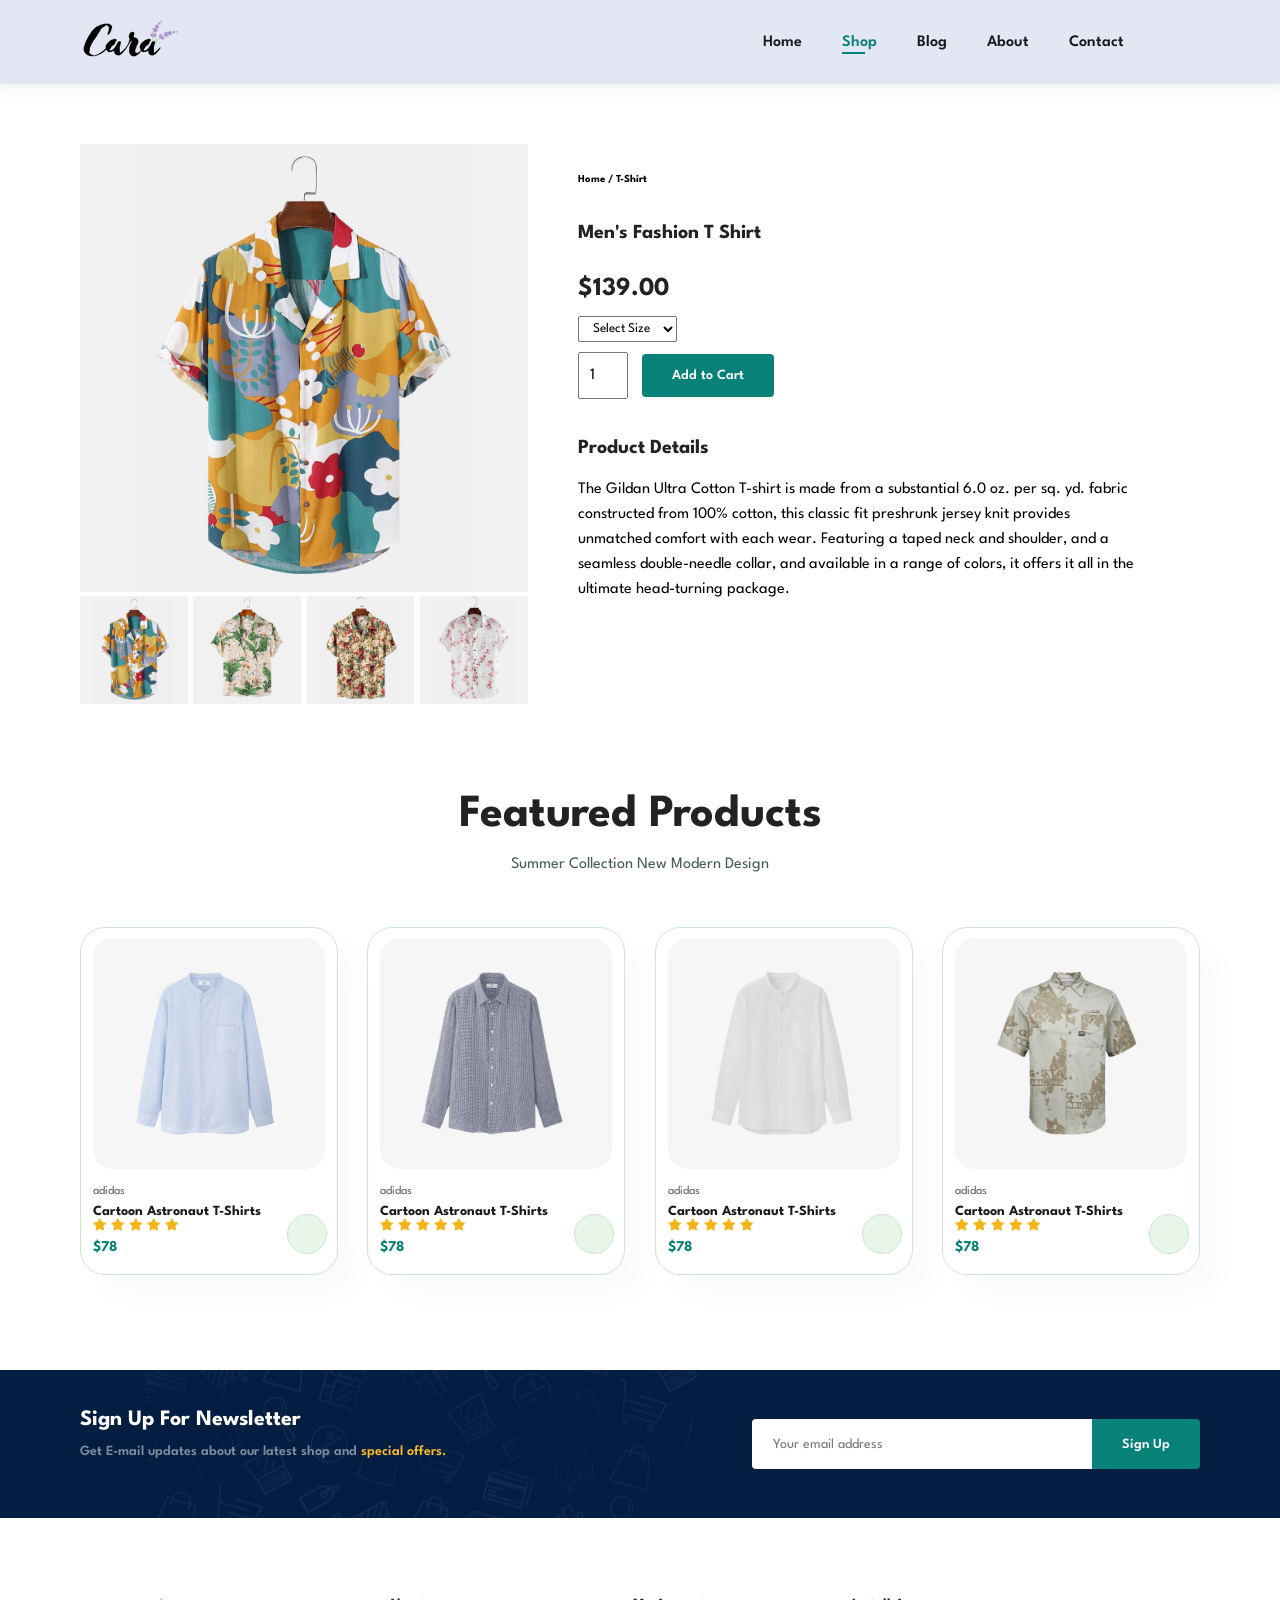
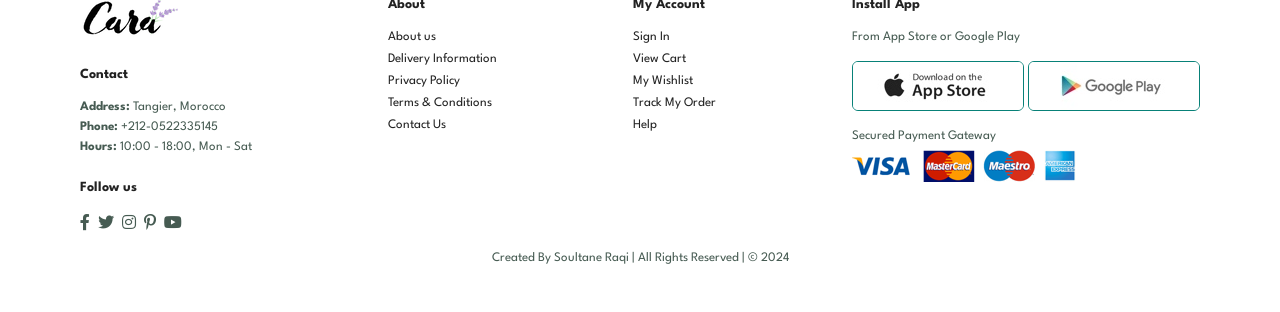
<file: singleProduct.html>
<!DOCTYPE html>
<html lang="en">
  <head>
    <meta charset="UTF-8" />
    <meta http-equiv="X-UA-Compatible" content="IE=edge" />
    <meta name="viewport" content="width=device-width, initial-scale=1.0" />
    <title>SR e-commerce website</title>

    <!-- font-awesome cdn link -->
    <link
      rel="stylesheet"
      href="https://pro.fontawesome.com/releases/v5.10.0/css/all.css"
    />

    <!-- custom css file link -->
    <link rel="stylesheet" href="style.css" />
  </head>

  <body>
    <section id="header">
      <a href="#"><img src="images/logo.png" class="logo" alt="" /></a>
      <div>
        <ul id="navbar">
          <li><a href="index.html">Home</a></li>
          <li><a class="active" href="shop.html">Shop</a></li>
          <li><a href="blog.html">Blog</a></li>
          <li><a href="about.html">About</a></li>
          <li><a href="contact.html">Contact</a></li>
          <li id="lg-bag">
            <a href="cart.html"><i class="far fa-shopping-bag"></i></a>
          </li>
          <a href="#" id="close"><i class="far fa-times"></i></a>
        </ul>
      </div>
      <div id="mobile">
        <a href="cart.html"><i class="far fa-shopping-bag"></i></a>
        <i id="bar" class="fas fa-outdent"></i>
      </div>
    </section>

    <section id="productdetails" class="section-p1">
      <div class="single-pro-image">
        <img src="images/products/f1.jpg" width="100%" id="MainImg" alt="" />
        <div class="small-image-group">
          <div class="small-img-col">
            <img
              src="images/products/f1.jpg"
              width="100%"
              class="small-img"
              alt=""
            />
          </div>
          <div class="small-img-col">
            <img
              src="images/products/f2.jpg"
              width="100%"
              class="small-img"
              alt=""
            />
          </div>
          <div class="small-img-col">
            <img
              src="images/products/f3.jpg"
              width="100%"
              class="small-img"
              alt=""
            />
          </div>
          <div class="small-img-col">
            <img
              src="images/products/f4.jpg"
              width="100%"
              class="small-img"
              alt=""
            />
          </div>
        </div>
      </div>
      <div class="single-pro-details">
        <h6>Home / T-Shirt</h6>
        <h4>Men's Fashion T Shirt</h4>
        <h2>$139.00</h2>
        <select>
          <option>Select Size</option>
          <option>XL</option>
          <option>XXL</option>
          <option>Small</option>
          <option>Large</option>
        </select>
        <input type="number" value="1" />
        <button class="normal">Add to Cart</button>
        <h4>Product Details</h4>
        <span
          >The Gildan Ultra Cotton T-shirt is made from a substantial 6.0 oz.
          per sq. yd. fabric constructed from 100% cotton, this classic fit
          preshrunk jersey knit provides unmatched comfort with each wear.
          Featuring a taped neck and shoulder, and a seamless double-needle
          collar, and available in a range of colors, it offers it all in the
          ultimate head-turning package.
        </span>
      </div>
    </section>

    <section id="product1" class="section-p1">
      <h2>Featured Products</h2>
      <p>Summer Collection New Modern Design</p>
      <div class="pro-container">
        <div class="pro">
          <img src="images/products/n1.jpg" alt="" />
          <div class="des">
            <span>adidas</span>
            <h5>Cartoon Astronaut T-Shirts</h5>
            <div class="star">
              <i class="fas fa-star"></i>
              <i class="fas fa-star"></i>
              <i class="fas fa-star"></i>
              <i class="fas fa-star"></i>
              <i class="fas fa-star"></i>
            </div>
            <h4>$78</h4>
          </div>
          <a href="#"><i class="fas fa-shopping-cart cart"></i></a>
        </div>
        <div class="pro">
          <img src="images/products/n2.jpg" alt="" />
          <div class="des">
            <span>adidas</span>
            <h5>Cartoon Astronaut T-Shirts</h5>
            <div class="star">
              <i class="fas fa-star"></i>
              <i class="fas fa-star"></i>
              <i class="fas fa-star"></i>
              <i class="fas fa-star"></i>
              <i class="fas fa-star"></i>
            </div>
            <h4>$78</h4>
          </div>
          <a href="#"><i class="fas fa-shopping-cart cart"></i></a>
        </div>
        <div class="pro">
          <img src="images/products/n3.jpg" alt="" />
          <div class="des">
            <span>adidas</span>
            <h5>Cartoon Astronaut T-Shirts</h5>
            <div class="star">
              <i class="fas fa-star"></i>
              <i class="fas fa-star"></i>
              <i class="fas fa-star"></i>
              <i class="fas fa-star"></i>
              <i class="fas fa-star"></i>
            </div>
            <h4>$78</h4>
          </div>
          <a href="#"><i class="fas fa-shopping-cart cart"></i></a>
        </div>
        <div class="pro">
          <img src="images/products/n4.jpg" alt="" />
          <div class="des">
            <span>adidas</span>
            <h5>Cartoon Astronaut T-Shirts</h5>
            <div class="star">
              <i class="fas fa-star"></i>
              <i class="fas fa-star"></i>
              <i class="fas fa-star"></i>
              <i class="fas fa-star"></i>
              <i class="fas fa-star"></i>
            </div>
            <h4>$78</h4>
          </div>
          <a href="#"><i class="fas fa-shopping-cart cart"></i></a>
        </div>
      </div>
    </section>

    <section id="newsletter" class="section-p1 section-m1">
      <div class="newstext">
        <h4>Sign Up For Newsletter</h4>
        <p>
          Get E-mail updates about our latest shop and
          <span>special offers.</span>
        </p>
      </div>
      <div class="form">
        <input type="text" placeholder="Your email address" />
        <button class="normal">Sign Up</button>
      </div>
    </section>

    <footer class="section-p1">
      <div class="col">
        <img class="logo" src="images/logo.png" alt="" />
        <h4>Contact</h4>
        <p><strong>Address:</strong> Tangier, Morocco</p>
        <p><strong>Phone:</strong> +212-0522335145</p>
        <p><strong>Hours:</strong> 10:00 - 18:00, Mon - Sat</p>
        <div class="follow">
          <h4>Follow us</h4>
          <div class="icon">
            <i class="fab fa-facebook-f"></i>
            <i class="fab fa-twitter"></i>
            <i class="fab fa-instagram"></i>
            <i class="fab fa-pinterest-p"></i>
            <i class="fab fa-youtube"></i>
          </div>
        </div>
      </div>
      <div class="col">
        <h4>About</h4>
        <a href="#">About us</a>
        <a href="#">Delivery Information</a>
        <a href="#">Privacy Policy</a>
        <a href="#">Terms & Conditions</a>
        <a href="#">Contact Us</a>
      </div>
      <div class="col">
        <h4>My Account</h4>
        <a href="#">Sign In</a>
        <a href="#">View Cart</a>
        <a href="#">My Wishlist</a>
        <a href="#">Track My Order</a>
        <a href="#">Help</a>
      </div>
      <div class="col install">
        <h4>Install App</h4>
        <p>From App Store or Google Play</p>
        <div class="row">
          <img src="images/pay/app.jpg" alt="" />
          <img src="images/pay/play.jpg" alt="" />
        </div>
        <p>Secured Payment Gateway</p>
        <img src="images/pay/pay.png" alt="" />
      </div>
      <div class="copyright">
        <p>Created By Soultane Raqi | All Rights Reserved | &#169; 2024</p>
      </div>
    </footer>

    <!-- javascript script file code -->
    <script>
      var mainImg = document.getElementById("MainImg");
      var smallImg = document.getElementsByClassName("small-img");

      smallImg[0].onclick = function () {
        mainImg.src = smallImg[0].src;
      };
      smallImg[1].onclick = function () {
        mainImg.src = smallImg[1].src;
      };
      smallImg[2].onclick = function () {
        mainImg.src = smallImg[2].src;
      };
      smallImg[3].onclick = function () {
        mainImg.src = smallImg[3].src;
      };
    </script>

    <!-- javascript script file link -->
    <script src="script.js"></script>
  </body>
</html>
</file>
<file: style.css>
@import url('https://fonts.googleapis.com/css2?family=Spartan:wght@100;200;300;400;500;600;700;800;900&display=swap');

* {
    margin: 0;
    padding: 0;
    box-sizing: border-box;
    font-family: 'Spartan',sans-serif;
}

h1 {
    font-size: 50px;
    line-height: 64px;
    color: #222;
}

h2 {
    font-size: 46px;
    line-height: 54px;
    color: #222;
}

h4 {
    font-size: 20px;
    color: #222;
}

h6 {
    font-weight: 700;
    font-size: 12x;
}

p {
    font-size: 16px;
    color: #465b52;
    margin: 15px 0 20px 0;
}

.section-p1 {
    padding: 40px 80px;
}

.section-m1 {
    margin: 40px 0;
}

button.normal {
    font-size: 14px;
    font-weight: 600;
    padding: 15px 30px;
    color: #000;
    background-color: #fff;
    border-radius: 4px;
    cursor: pointer;
    border: none;
    outline: none;
    transition: 0.2s ease;
}

button.white {
    font-size: 13px;
    font-weight: 600;
    padding: 11px 18px;
    color: #fff;
    background-color: transparent;
    cursor: pointer;
    border: 1px solid #fff;
    outline: none;
    transition: 0.2s ease;
}

body {
    width: 100%;
}

/* Header Start */

#header {
    display: flex;
    align-items: center;
    justify-content: space-between;
    padding: 20px 80px;
    background: #E3E6F3;
    box-shadow: 0 5px 15px rgba(0, 0, 0, 0.06);
    z-index: 999;
    position: sticky;
    top: 0;
}

#navbar {
    display: flex;
    align-items: center;
    justify-content: center;
}

#navbar li {
    list-style: none;
    padding: 0 20px;
    position: relative;
}

#navbar li a {
    text-decoration: none;
    font-size: 16px;
    font-weight: 600;
    color: #1a1a1a;
    transition: 0.3s ease; 
}

#navbar li a:hover,
#navbar li a.active {
    color: #088178;
}

#navbar li a:hover::after,
#navbar li a.active::after {
    content: "";
    width: 30%;
    height: 2px;
    background: #088178;
    position: absolute;
    bottom: -4px;
    left: 20px;
}

#close {
    display: none;
}

#mobile {
    display: none;
    align-items: center;
}

/* Home Page */

#hero {
    background-image: url(images/hero4.png);
    width: 100%;
    height: 90vh;
    background-size: cover;
    background-position: top 25% right 0;
    padding: 0 80px;
    display: flex;
    flex-direction: column;
    align-items: flex-start;
    justify-content: center;
}

#hero h4 {
    padding-bottom: 15px;
}

#hero h1 {
    color: #088178;
}

#hero button {
    background-image: url(images/button.png);
    background-color: transparent;
    color: #088178;
    border: 0;
    padding: 14px 80px 14px 65px;
    background-repeat: no-repeat;
    cursor: pointer;
    font-weight: 700;
    font-size: 15px;
}

#feature {
    display: flex;
    align-items: center;
    justify-content: space-between;
    flex-wrap: wrap;
}

#feature .fe-box {
    width: 180px;
    text-align: center;
    padding: 25px 15px;
    box-shadow: 20px 20px 34px rgba(0, 0, 0, 0.03);
    border: 1px solid #cce7d0;
    border-radius: 4px;
    margin: 15px 0;
}

#feature .fe-box:hover {
    box-shadow: 10px 10px 54px rgba(70, 62, 221, 0.1);
}

#feature .fe-box img{
    width: 100%;
    margin-bottom: 10px;
}

#feature .fe-box h6 {
    display: inline-block;
    padding: 9px 8px 6px 8px;
    line-height: 1;
    border-radius: 4px;
    color: #088178;
    background-color: #fddde4;
}

#feature .fe-box:nth-child(2) h6 {
    background-color: #cdebbc;
}

#feature .fe-box:nth-child(3) h6 {
    background-color: #d1e8f2;
}

#feature .fe-box:nth-child(4) h6 {
    background-color: #cdd4f8;
}

#feature .fe-box:nth-child(5) h6 {
    background-color: #f6dbf6;
}

#feature .fe-box:nth-child(6) h6 {
    background-color: #fff2e5;
}

#product1 {
    text-align: center;
}

#product1 .pro-container {
    display: flex;
    justify-content: space-between;
    padding-top: 20px;
    flex-wrap: wrap;
}

#product1 .pro {
    width: 23%;
    min-width: 250px;
    padding: 10px 12px;
    border: 1px solid #cce7d0;
    border-radius: 25px;
    cursor: pointer;
    box-shadow: 20px 20px 30px rgba(0, 0, 0, 0.02);
    margin: 15px 0;
    transition: 0.2s ease;
    position: relative;
}

#product1 .pro:hover {
    box-shadow: 20px 20px 30px rgba(0, 0, 0, 0.06);
}

#product1 .pro img {
    width: 100%;
    border-radius: 20px;   
}

#product1 .pro .des {
    text-align: start;
    padding: 10px 0;
}

#product1 .pro .des span {
    color: #606063;
    font-size: 12px;
}

#product1 .pro .des h5 {
    padding-top: 7px;
    color: #1a1a1a;
    font-size: 14px;
}

#product1 .pro .des i {
    font-size: 12px;
    color: rgb(243, 181, 25);
}

#product1 .pro .des h4 {
    padding-top: 7px;
    font-size: 15px;
    font-weight: 700;
    color: #088178;
}

#product1 .pro .cart {
    width: 40px;
    height: 40px;
    line-height: 40px;
    border-radius: 50px;
    background-color: #e8f6ea;
    font-weight: 500;
    color: #088178;
    border: 1px solid #cce7d0;
    position: absolute;
    bottom: 20px;
    right: 10px;
}

#banner {
    display: flex;
    flex-direction: column;
    justify-content: center;
    align-items: center;
    text-align: center;
    background-image: url(images/banner/b2.jpg);
    background-size: cover;
    background-position: center;
    width: 100%;
    height: 40vh;
}

#banner h4 {
    color: #fff;
    font-size: 16px;
}

#banner h2 {
    color: #fff;
    font-size: 30px;
    padding: 10px 0;
}

#banner h2 span {
    color: #ef3636;
}

#banner button:hover {
    background-color: #088178;
    color: #fff;
}

#sm-banner {
    display: flex;
    justify-content: space-between;
    flex-wrap: wrap;
}

#sm-banner .banner-box {
    display: flex;
    flex-direction: column;
    justify-content: center;
    align-items: flex-start;
    text-align: center;
    background-image: url(images/banner/b17.jpg);
    background-size: cover;
    background-position: center;
    min-width: 850px;
    height: 50vh;
    padding: 30px;
}

#sm-banner h4{
    color: #fff;
    font-size: 20px;
    font-weight: 300;
}

#sm-banner h2 {
    color: #fff;
    font-size: 28px;
    font-weight: 800;
}

#sm-banner span  {
    color: #fff;
    font-size: 14px;
    font-weight: 500;
    padding-bottom: 15px;
}

#sm-banner .banner-box:hover button{
    background-color: #088178;
    border: 1px solid #088178;
}

#sm-banner .banner-box:nth-child(2) {
    background-image: url(images/banner/b10.jpg);
}

#banner3 .banner-box {
    display: flex;
    flex-direction: column;
    justify-content: center;
    align-items: flex-start;
    text-align: center;
    background-image: url(images/banner/b7.jpg);
    background-size: cover;
    background-position: center;
    min-width: 30%;
    height: 30vh;
    padding: 30px;
    margin-bottom: 20px;
}

#banner3 .banner-box:nth-child(2) {
    background-image: url(images/banner/b4.jpg);
}

#banner3 .banner-box:nth-child(3) {
    background-image: url(images/banner/b18.jpg);
}

#banner3 {
    display: flex;
    justify-content: space-between;
    flex-wrap: wrap;
    padding: 0 80px;   
}

#banner3 h2 {
    color: #fff;
    font-weight: 900;
    font-size: 22px;
}

#banner3 h3 {
    color: #ec544e;
    font-weight: 800;
    font-size: 15px;
}

#newsletter {
    display: flex;
    justify-content: space-between;
    align-items: center;
    flex-wrap: wrap;
    background-image: url(images/banner/b14.png);
    background-repeat: no-repeat;
    background-position: 20% 30%;
    background-color: #041e42;
}

#newsletter h4 {
    font-size: 22px;
    font-weight: 700;
    color: #fff;
}

#newsletter p {
    font-size: 14px;
    font-weight: 600;
    color: #818EA0;
}

#newsletter p span{ 
    color: #ffbd27;
}

#newsletter .form {
    display: flex;
    width: 40%;
}

#newsletter input {
    height: 3.125rem;
    padding: 0 1.25rem;
    font-size: 14px;
    width: 100%;
    border: 1px solid transparent;
    border-radius: 4px;
    outline: none;
    border-top-right-radius: 0;
    border-bottom-right-radius: 0;
}

#newsletter button {
    background-color: #088178;
    color: #fff;
    white-space: nowrap;
    border-top-left-radius: 0;
    border-bottom-left-radius: 0;
}

footer {
    display: flex;
    justify-content: space-between;
    flex-wrap: wrap;
}

footer .col {
    display: flex;
    flex-direction: column;
    align-items: flex-start;
    margin-bottom: 20px;
}

footer .logo {
    margin-bottom: 30px;
}

footer h4 {
    font-size: 14px;
    padding-bottom: 20px;
}

footer p {
    font-size: 13px;
    margin: 0 0 8px 0;
}

footer a {
    font-size: 13px;
    text-decoration: none;
    color: #222;
    margin: 0 0 10px 0;
}

footer .follow {
    margin-top: 20px;
}

footer .follow i{
    color: #465b52;
    padding-right: 4px;
    cursor: pointer;
}

footer .install .row img{
    border: 1px solid #088178;
    border-radius: 6px;
    margin: 10px 0 15px 0;
}

footer .follow i:hover,
footer a:hover {
    color: #088178;
}

footer .copyright {
    width: 100%;
    text-align: center;
}

/* Shop Page */

#page-header {
    background-image: url(images/banner/b1.jpg);
    width: 100%;
    height: 40vh;
    background-size: cover;
    display: flex;
    justify-content: center;
    text-align: center;
    flex-direction: column;
    padding: 14px;
}

#page-header h2,
#page-header p {
    color: #fff;
}

#pagination {
    text-align: center;
}

#pagination a {
    text-decoration: none;
    background-color: #088178;
    padding: 15px 20px;
    border-radius: 4px;
    color: #fff;
    font-weight: 600;
}

#pagination a i {
    font-size: 16px;
    font-weight: 600;
}

/* Single Product Page */

#productdetails {
    display: flex;
    margin-top: 20px;
}

#productdetails .single-pro-image{
    width: 40%;
    margin-right: 50px;
}

.small-image-group {
    display: flex;
    justify-content: space-between;
}

.small-img-col {
    flex-basis: 24%;
    cursor: pointer;
}

#productdetails .single-pro-details {
    width: 50%;
    padding-top: 30px;
}

#productdetails .single-pro-details h4 {
    padding: 40px 0 20px 0;
}

#productdetails .single-pro-details h2 {
    font-size: 26px;
}

#productdetails .single-pro-details select {
    display: block;
    padding: 5px 10px;
    margin-bottom: 10px;
}

#productdetails .single-pro-details input {
    width: 50px;
    height: 47px;
    padding-left: 10px;
    font-size: 16px;
    margin-right: 10px;
}

#productdetails .single-pro-details button {
    background-color: #088178;
    color: #fff;
}

#productdetails .single-pro-details input:focus {
    outline: none;
}

#productdetails .single-pro-details span {
    line-height: 25px;
}

/* Blog Page */

#page-header.blog-header {
    background-image: url(images/banner/b19.jpg);
}

#blog {
    padding: 150px 150px 0 150px;
}

#blog .blog-box {
    display: flex;
    align-items: center;
    width: 100%;
    position: relative;
    padding-bottom: 90px;
}

#blog .blog-img {
    width: 50%;
    margin-right: 40px;
}

#blog img {
    width: 100%;
    height: 300px;
    object-fit: cover;
}

#blog .blog-details {
    width: 50%;
}

#blog .blog-details a {
    text-decoration: none;
    font-size: 11px;
    color: #000;
    font-weight: 700;
    position: relative;
    transition: 0.3s;
}

#blog .blog-details a::after {
    content: "";
    width: 50px;
    height: 1px;
    background-color: #000;
    position: absolute;
    top: 4px;
    right: -60px;
}

#blog .blog-details a:hover {
    color: #088178;
}

#blog .blog-details a:hover::after {
    background-color: #088178;
}

#blog .blog-box h1 {
    position: absolute;
    top: -40px;
    left: 0;
    font-size: 70px;
    font-weight: 700;
    color: #c9cbce;
    z-index: -9;
}

/* About Page */

#page-header.about-header {
    background-image: url(images/about/banner.png);
}

#about-head {
    display: flex;
    align-items: center;
}

#about-head img {
    width: 50%;
    height: auto;
}

#about-head div {
    padding-left: 40px;
}


#about-app {
    text-align: center;
}

#about-app .video {
    width: 70%;
    height: 100%;
    margin: 30px auto 0 auto;
} 

#about-app .video video {
    width: 100%;
    height: 100%;
    border-radius: 20px;
}

/* Contact Page */

#contact-details {
    display: flex;
    align-items: center;
    justify-content: space-between;
}

#contact-details .details {
    width: 40%;
}

#contact-details .details span,
#form-details form span {
    font-size: 12px;
}

#contact-details .details h2,
#form-details form h2 {
    font-size: 26px;
    line-height: 35px;
    padding: 20px 0;
}

#contact-details .details h3 {
    font-size: 16px;
    padding-bottom: 15px;
}

#contact-details .details li {
    list-style: none;
    display: flex;
    padding: 10px 0;
    align-items: center;
}

#contact-details .details li i {
    font-size: 14px;
    padding-right: 22px;
}

#contact-details .details li p {
    margin: 0;
    font-size: 14px;
}

#contact-details .map {
    width: 55%;
    height: 400px;
}

#contact-details .map iframe {
    width: 100%;
    height: 100%;
}

#form-details {
    display: flex;
    justify-content: space-between;
    margin: 30px;
    padding: 80px;
    border: 1px solid #e1e1e1;
}

#form-details form {
    width: 65%;
    display: flex;
    flex-direction: column;
    align-items: flex-start;
}

#form-details form input,
#form-details form textarea {
    width: 100%;
    padding: 12px 15px;
    outline: none;
    margin-bottom: 20px;
    border: 1px solid #e1e1e1;
}

#form-details form button {
    background-color: #088178;
    color: #fff;
}

#form-details .people div {
    padding-bottom: 25px;
    display: flex;
    align-items: flex-start;
}

#form-details .people div img {
    width: 65px;
    height: 65px;
    object-fit: cover;
    margin-right: 15px;
}

#form-details .people div p {
    margin: 0;
    font-size: 13px;
    line-height: 25px;
}

#form-details .people div span {
    display: block;
    color: #000;
    font-size: 16px;
    font-weight: 600;
}

/* Cart Page */

#cart {
    overflow-x: auto;
}

#cart table {
    width: 100%;
    border-collapse: collapse;
    table-layout: fixed;
    white-space: nowrap;
}

#cart table img {
    width: 70px;
}

#cart table td:nth-child(1) {
    width: 100px;
    text-align: center;
}

#cart table td:nth-child(2) {
    width: 150px;
    text-align: center;
}

#cart table td:nth-child(3) {
    width: 250px;
    text-align: center;
}

#cart table td:nth-child(4),
#cart table td:nth-child(5),
#cart table td:nth-child(6) {
    width: 150px;
    text-align: center;
}

#cart table td:nth-child(5) input{
    width: 70px;
    padding: 10px 5px 10px 15px;
}

#cart table thead {
    border: 1px solid #e2e9e1;
    border-left: none;
    border-right: none;
}

#cart table thead td {
    font-weight: 700;
    text-transform: uppercase;
    font-size: 13px;
    padding: 18px 0;
}

#cart table tbody tr td {
    padding-top: 15px;
}

#cart table tbody td {
    font-size: 13px;
}

#cart-add {
    display: flex;
    flex-wrap: wrap;
    justify-content: space-between;
}

#cart-add .coupon {
    width: 50%;
    margin-bottom: 30px;
}

#cart-add .coupon h3,
#cart-add .subtotal h3 {
    padding-bottom: 15px;
}
 
#cart-add .coupon input {
    padding: 10px 20px;
    outline: none;
    width: 60%;
    margin-right: 10px;
    border: 1px solid #e2e9e1;
}

#cart-add .coupon button,
#cart-add .subtotal button {
    background-color: #088178;
    color: #fff;
    padding: 12px 20px;
}

#cart-add .subtotal {
    width: 50%;
    margin-bottom: 30px;
    border: 1px solid #e2e9e1;
    padding: 30px;
}

#cart-add .subtotal table {
    border-collapse: collapse;
    width: 100%;
    margin-bottom: 20px;
}

#cart-add .subtotal table td {
    width: 50%;
    border: 1px solid #e2e9e1;
    padding: 10px;
    font-size: 13px;
}

/* Media Query */

@media (max-width: 799px) {
    .section-p1 {
        padding: 40px 40px;
    } 

    #navbar {
        display: flex;
        flex-direction: column;
        align-items: flex-start;
        justify-content: flex-start;
        position: fixed;
        top: 0;
        right: -300px;
        height: 100vh;
        width: 300px;
        background-color: #E3E6F3;
        box-shadow: 0 40px 60px rgba(0, 0, 0, 0.1);
        padding: 80px 0 0 10px;
        transition: 0.3s;
    }

    #navbar.active {
        right: 0px;
    }

    #navbar li {
        margin-bottom: 25px;
    }

    #mobile {
        display: flex;
        align-items: center;
    }

    #mobile i {
        color: #1a1a1a;
        font-size: 24px;
        padding-left: 20px;
    }

    #close {
        display: initial;
        position: absolute;
        top: 30px;
        left: 30px;
        color: #222;
        font-size: 24px;
    }

    #lg-bag {
        display: none;
    }

    #hero {
        height: 70vh;
        padding: 0 80px;
        background-position: top 30% right 30%;
    }

    #feature {
        justify-content: center;
    }

    #feature .fe-box {
        margin: 15px 15px;
    }

    #product1 .pro-container {
        justify-content: center;
    }

    #product1 .pro {
        margin: 15px;
    }

    #banner {
        height: 20vh;
    }

    #sm-banner .banner-box {
        min-height: 100%;
        height: 30vh;
    }

    #banner3 {
        padding: 0 40px;
    }

    #banner3 .banner-box {
        width: 28%;
    }

    #newsletter .form {
        width: 70%;
    }

    /* Contact Page */

    #form-details {
        padding: 40px;
    }

    #form-details form {
        width: 50%;
    }
}

@media (max-width: 477px) {
    .section-p1 {
        padding: 20px;
    }

    #header {
        padding: 10px 30px;
    }

    h1 {
        font-size: 38px;
    }

    h2 {
        font-size: 32px;
    }

    #hero {
        padding: 0 20px;
        background-position: 55%;
    }

    #feature {
        justify-content: space-between;
    }

    #feature .fe-box {
        width: 155px;
        margin: 0 0 15px 0;
    }

    #product .pro {
        width: 100%;
    }
    
    #banner {
        height: 40vh;
    }

    #sm-banner .banner-box {
        height: 40vh;
        margin-bottom: 20px;
    }

    #banner3 {
        padding: 0 20px;
    }

    #banner3 .banner-box {
        width: 100%;
    }

    #newsletter {
        padding: 40px 20px;
    }

    #newsletter .form {
        width: 100%;
    }

    footer .copyright {
        text-align: start;
    }

    /* Single Product */
    #productdetails {
        display: flex;
        flex-direction: column;
    }

    #productdetails .single-pro-image {
        width: 100%;
        margin-right: 0px;
    }

    #productdetails .single-pro-details {
        width: 100%;
    }

    /* Blog Page */
    #blog {
        padding: 100px 20px 0 20px;
    }

    #blog .blog-box {
        display: flex;
        flex-direction: column;
        align-items: flex-start;
    }

    #blog .blog-img {
        width: 100%;
        margin-right: 0px;
        margin-bottom: 30px;
    }

    #blog .blog-details {
        width: 100%;
    }

    /* About Page */
    
    #about-head {
        flex-direction: column;
    }

    #about-head img {
        width: 100%;
        margin-bottom: 20px;
    }

    #about-head div {
        padding-left: 0px;
    }

    #about-app .video {
        width: 100%;
    }

    /* Contact Page */

    #contact-details {
        flex-direction: column;
    }

    #contact-details .details {
        width: 100%;
        margin-bottom: 30px;
    }

    #contact-details .map {
        width: 100%;
    }

    #form-details {
        margin: 10px;
        padding: 30px 10px;
        flex-wrap: wrap;
    }

    #form-details form {
        width: 100%;
        margin-bottom: 30px;
    }

    /* Cart Page */

    #cart-add {
        flex-direction: column;
    }

    #cart-add .coupon {
        width: 100%;
    }

    #cart-add .subtotal {
        width: 100%;
        padding: 20px;
    }
}
</file>
